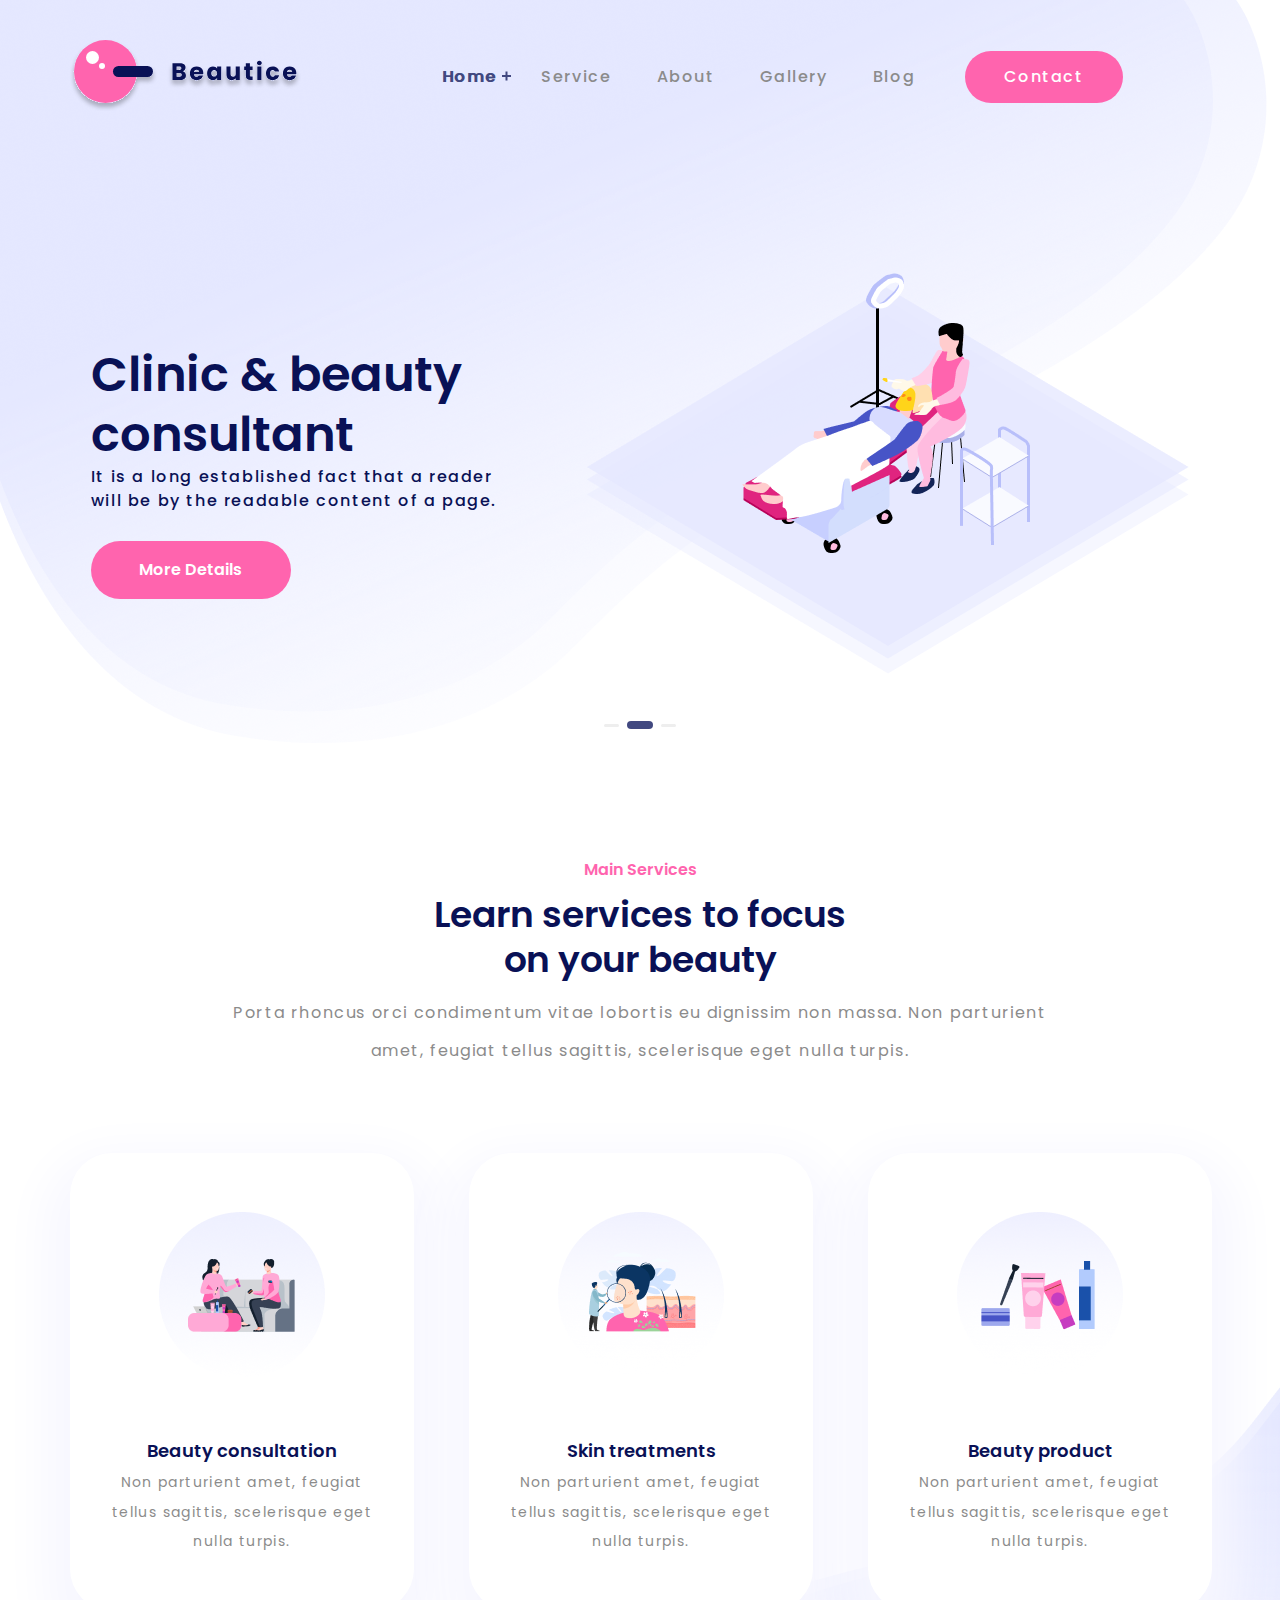
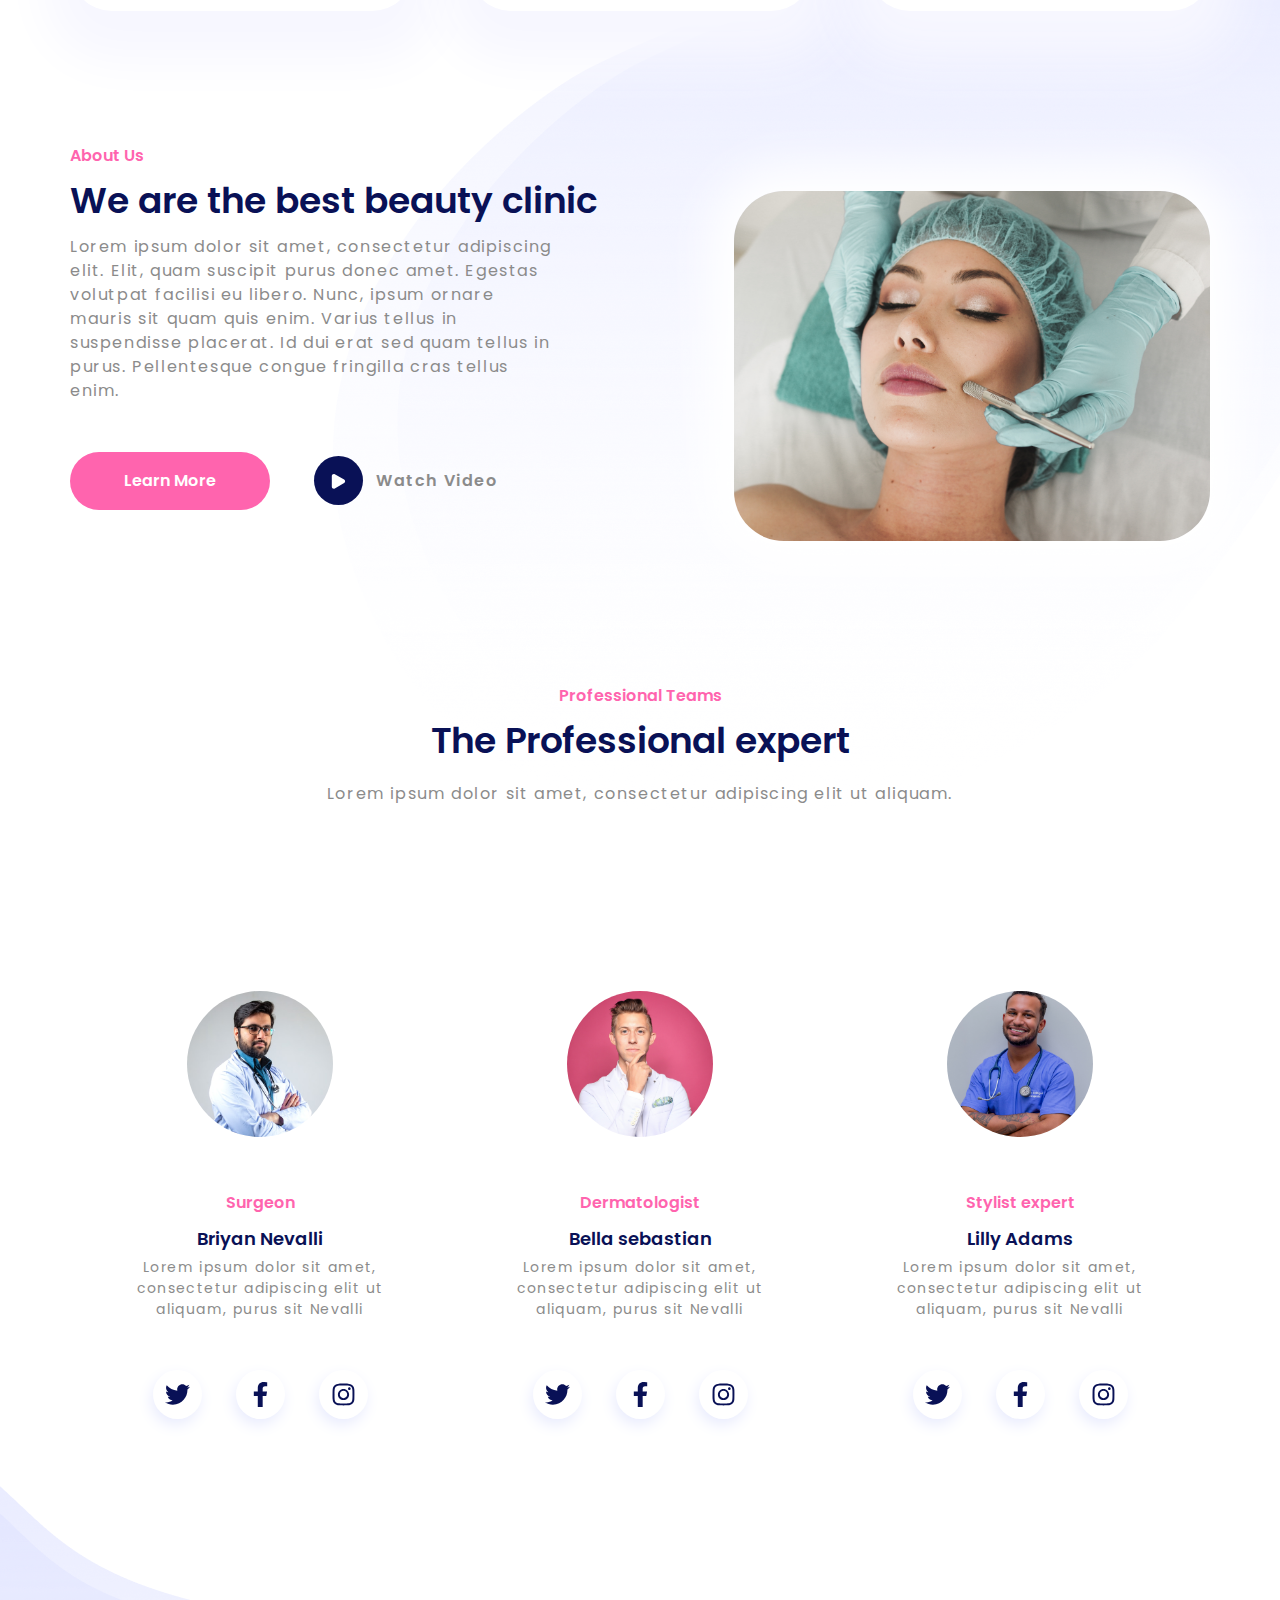
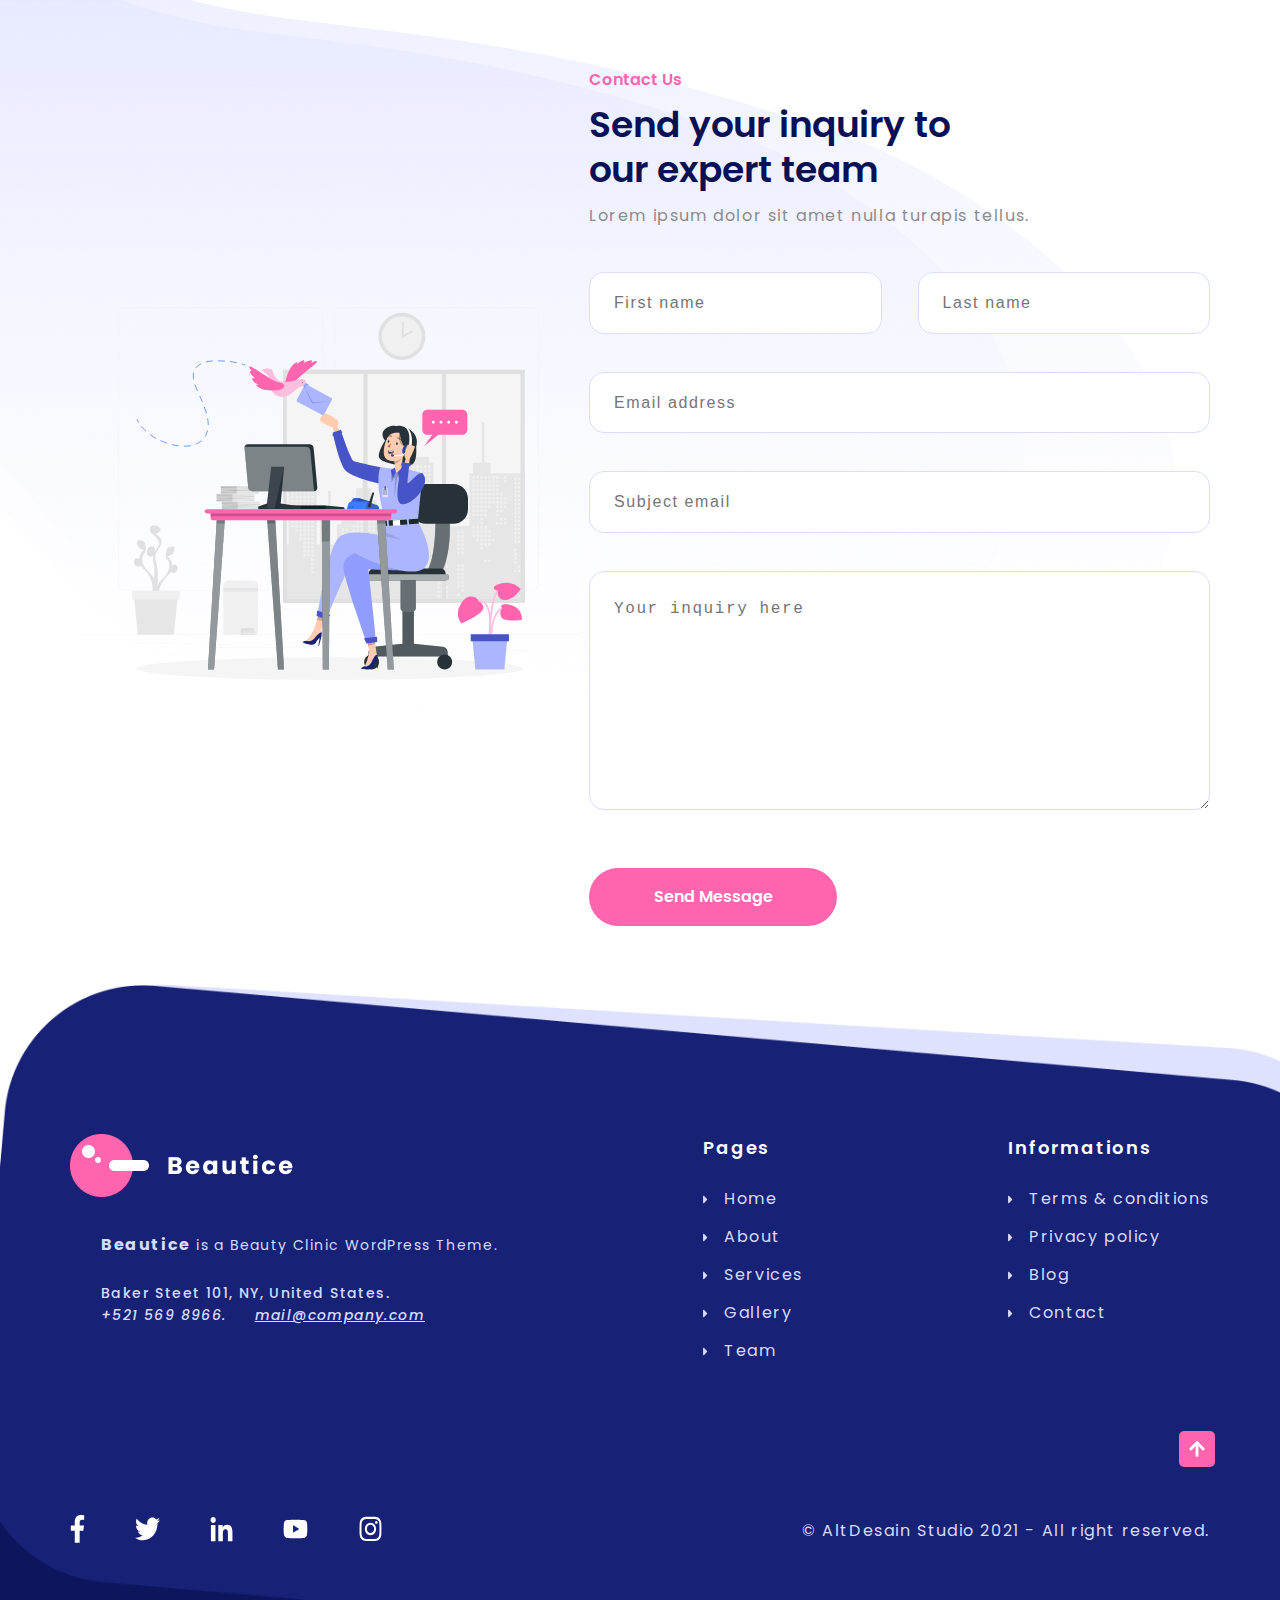
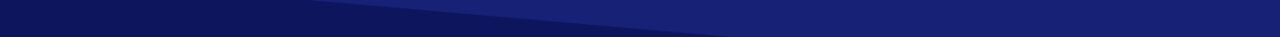
<file: index.html>
<!DOCTYPE html>
<html lang="en">
    <head>
        <meta charset="UTF-8" />
        <meta name="viewport" content="width=device-width, initial-scale=1.0" />
        <title>Clinic & beauty consultant</title>
        <!-- Favicon -->
        <link
            rel="apple-touch-icon"
            sizes="57x57"
            href="./assets/favicon/apple-icon-57x57.png"
        />
        <link
            rel="apple-touch-icon"
            sizes="60x60"
            href="./assets/favicon/apple-icon-60x60.png"
        />
        <link
            rel="apple-touch-icon"
            sizes="72x72"
            href="./assets/favicon/apple-icon-72x72.png"
        />
        <link
            rel="apple-touch-icon"
            sizes="76x76"
            href="./assets/favicon/apple-icon-76x76.png"
        />
        <link
            rel="apple-touch-icon"
            sizes="114x114"
            href="./assets/favicon/apple-icon-114x114.png"
        />
        <link
            rel="apple-touch-icon"
            sizes="120x120"
            href="./assets/favicon/apple-icon-120x120.png"
        />
        <link
            rel="apple-touch-icon"
            sizes="144x144"
            href="./assets/favicon/apple-icon-144x144.png"
        />
        <link
            rel="apple-touch-icon"
            sizes="152x152"
            href="./assets/favicon/apple-icon-152x152.png"
        />
        <link
            rel="apple-touch-icon"
            sizes="180x180"
            href="./assets/favicon/apple-icon-180x180.png"
        />
        <link
            rel="icon"
            type="image/png"
            sizes="192x192"
            href="./assets/favicon/android-icon-192x192.png"
        />
        <link
            rel="icon"
            type="image/png"
            sizes="32x32"
            href="./assets/favicon/favicon-32x32.png"
        />
        <link
            rel="icon"
            type="image/png"
            sizes="96x96"
            href="./assets/favicon/favicon-96x96.png"
        />
        <link
            rel="icon"
            type="image/png"
            sizes="16x16"
            href="./assets/favicon/favicon-16x16.png"
        />
        <link rel="manifest" href="./assets/favicon/manifest.json" />
        <meta name="msapplication-TileColor" content="#ffffff" />
        <meta
            name="msapplication-TileImage"
            content="./assets/favicon/ms-icon-144x144.png"
        />
        <meta name="theme-color" content="#ffffff" />

        <!-- Css -->
        <link rel="stylesheet" href="./assets/css/reset.css" />
        <link rel="preconnect" href="https://fonts.googleapis.com" />
        <link rel="preconnect" href="https://fonts.gstatic.com" crossorigin />
        <link
            href="https://fonts.googleapis.com/css2?family=Poppins:ital,wght@0,400;0,500;0,600;0,700;1,400&family=Sora:wght@300;400;500;600;700&display=swap"
            rel="stylesheet"
        />
        <link rel="stylesheet" href="./assets/css/style.css" />
    </head>
    <body>
        <div class="background-header">
            <img src="./assets/img/background-header.png" alt="Header" />
        </div>
        <header class="header fixed">
            <div class="main-content">
                <div class="body">
                    <a href="#!">
                        <img
                            src="./assets/icon/logo.svg"
                            alt="Beauty"
                            class="logo"
                        />
                    </a>
                    <div class="nav">
                        <ul class="nav-links">
                            <li class="nav-item active">
                                <a href="#">Home</a>
                            </li>
                            <li class="nav-item">
                                <a href="#services">Service</a>
                            </li>
                            <li class="nav-item">
                                <a href="#about">About</a>
                            </li>
                            <li class="nav-item">
                                <a href="#gallery">Gallery</a>
                            </li>
                            <li class="nav-item">
                                <a href="#blog">Blog</a>
                            </li>
                            <li>
                                <a href="#contact" class="btn contact-btn"
                                    >Contact</a
                                >
                            </li>
                        </ul>
                        <!-- <div class="action">
                            <a href="#!" class="btn contact-btn">Contact</a>
                        </div> -->
                    </div>

                    <!-- menu button -->
                    <div class="nav-icons">
                        <div class="nav-icon"></div>
                    </div>
                </div>
            </div>
        </header>
        <main>
            <!-- Hero-->
            <div class="hero">
                <div class="main-content">
                    <div class="body">
                        <!-- Hero Left -->
                        <div class="content-block">
                            <h1 class="heading">Clinic & beauty consultant</h1>
                            <p class="desc">
                                It is a long established fact that a reader will
                                be by the readable content of a page.
                            </p>
                            <div class="more-details">
                                <a href="#!" class="btn">More Details</a>
                            </div>
                        </div>
                        <!-- Hero Right -->
                        <div class="img-block">
                            <img
                                src="./assets/img/hero.png"
                                alt="Clinic & beautyconsultant"
                            />
                        </div>
                    </div>
                    <div class="rectangles">
                        <span class="rectangle"></span>
                        <span class="rectangle active"></span>
                        <span class="rectangle"></span>
                    </div>
                </div>
            </div>

            <!-- Services -->
            <div id="services" class="services">
                <div class="main-content">
                    <div class="service-header">
                        <span class="title">Main Services</span>
                        <h2 class="heading">
                            Learn services to focus
                            <span style="display: block"> on your beauty</span>
                        </h2>
                        <p class="desc">
                            Porta rhoncus orci condimentum vitae lobortis eu
                            dignissim non massa. Non parturient amet, feugiat
                            tellus sagittis, scelerisque eget nulla turpis.
                        </p>
                    </div>
                    <div class="service-body">
                        <div class="service-list">
                            <div class="item">
                                <a href="#!">
                                    <img
                                        src="./assets/img/service_1.png"
                                        alt=""
                                    />
                                </a>
                                <h3 class="heading">Beauty consultation</h3>
                                <p class="desc">
                                    Non parturient amet, feugiat tellus
                                    sagittis, scelerisque eget nulla turpis.
                                </p>
                            </div>

                            <div class="item">
                                <a href="#!">
                                    <img
                                        src="./assets/img/service_2.png"
                                        alt=""
                                    />
                                </a>
                                <h3 class="heading">Skin treatments</h3>
                                <p class="desc">
                                    Non parturient amet, feugiat tellus
                                    sagittis, scelerisque eget nulla turpis.
                                </p>
                            </div>

                            <div class="item">
                                <a href="#!">
                                    <img
                                        src="./assets/img/service_3.png"
                                        alt=""
                                    />
                                </a>
                                <h3 class="heading">Beauty product</h3>
                                <p class="desc">
                                    Non parturient amet, feugiat tellus
                                    sagittis, scelerisque eget nulla turpis.
                                </p>
                            </div>
                        </div>
                    </div>
                </div>
                <div class="background-service">
                    <img src="./assets/img/background-service.png" alt="" />
                </div>
            </div>

            <!-- About -->
            <div id="about" class="about">
                <div class="main-content">
                    <p class="title">About Us</p>
                    <div class="body">
                        <!-- About Left -->
                        <div class="content-block">
                            <h2 class="heading">
                                We are the best beauty clinic
                            </h2>
                            <p class="desc">
                                Lorem ipsum dolor sit amet, consectetur
                                adipiscing elit. Elit, quam suscipit purus donec
                                amet. Egestas volutpat facilisi eu libero. Nunc,
                                ipsum ornare mauris sit quam quis enim. Varius
                                tellus in suspendisse placerat. Id dui erat sed
                                quam tellus in purus. Pellentesque congue
                                fringilla cras tellus enim.
                            </p>
                            <div class="cta-group">
                                <div class="btn">Learn More</div>
                                <div class="icon">
                                    <img
                                        src="./assets/icon/playsvg.svg"
                                        alt=""
                                    />
                                </div>
                                <span>Watch Video</span>
                            </div>
                        </div>
                        <!-- About Right -->
                        <div class="img-block">
                            <img src="./assets/img/about1.jpg" alt="About Us" />
                        </div>
                    </div>
                </div>
            </div>

            <!-- Professional Teams -->
            <div class="professional">
                <div class="main-content">
                    <div class="service-header">
                        <span class="title">Professional Teams</span>
                        <h2 class="heading">The Professional expert</h2>
                        <p class="desc">
                            Lorem ipsum dolor sit amet, consectetur adipiscing
                            elit ut aliquam.
                        </p>
                    </div>
                    <!-- card -->
                    <div class="card-list">
                        <div class="item">
                            <img
                                src="./assets/img/doctor_1.jpg"
                                alt="Doctor"
                                class="doctor"
                            />
                            <p class="title">Surgeon</p>
                            <p class="name">Briyan Nevalli</p>
                            <p class="desc">
                                Lorem ipsum dolor sit amet, consectetur
                                adipiscing elit ut aliquam, purus sit Nevalli
                            </p>
                            <div class="social">
                                <span class="icon">
                                    <img
                                        src="./assets/icon/twitter.svg"
                                        alt=""
                                    />
                                </span>
                                <span class="icon">
                                    <img
                                        src="./assets/icon/facebook.svg"
                                        alt=""
                                    />
                                </span>
                                <span class="icon">
                                    <img src="./assets/icon/ins.svg" alt="" />
                                </span>
                            </div>
                        </div>
                        <div class="item">
                            <img
                                src="./assets/img/doctor_2.jpg"
                                alt="Doctor"
                                class="doctor"
                            />
                            <p class="title">Dermatologist</p>
                            <p class="name">Bella sebastian</p>
                            <p class="desc">
                                Lorem ipsum dolor sit amet, consectetur
                                adipiscing elit ut aliquam, purus sit Nevalli
                            </p>
                            <div class="social">
                                <span class="icon">
                                    <img
                                        src="./assets/icon/twitter.svg"
                                        alt=""
                                    />
                                </span>
                                <span class="icon">
                                    <img
                                        src="./assets/icon/facebook.svg"
                                        alt=""
                                    />
                                </span>
                                <span class="icon">
                                    <img src="./assets/icon/ins.svg" alt="" />
                                </span>
                            </div>
                        </div>
                        <div class="item">
                            <img
                                src="./assets/img/doctor_3.jpg"
                                alt="Doctor"
                                class="doctor"
                            />
                            <p class="title">Stylist expert</p>
                            <p class="name">Lilly Adams</p>
                            <p class="desc">
                                Lorem ipsum dolor sit amet, consectetur
                                adipiscing elit ut aliquam, purus sit Nevalli
                            </p>
                            <div class="social">
                                <span class="icon">
                                    <img
                                        src="./assets/icon/twitter.svg"
                                        alt=""
                                    />
                                </span>
                                <span class="icon">
                                    <img
                                        src="./assets/icon/facebook.svg"
                                        alt=""
                                    />
                                </span>
                                <span class="icon">
                                    <img src="./assets/icon/ins.svg" alt="" />
                                </span>
                            </div>
                        </div>
                    </div>
                </div>
            </div>

            <!-- Contact Us -->
            <div id="contact" class="contact">
                <div class="background-contact">
                    <img src="./assets/img/background-contact.png" alt="" />
                </div>
                <div class="main-content">
                    <div class="body">
                        <div class="img-block">
                            <img src="assets/icon/contact.svg" alt="" />
                        </div>
                        <div class="content-block">
                            <p class="title">Contact Us</p>
                            <h2 class="heading">
                                Send your inquiry to our expert team
                            </h2>
                            <p class="desc">
                                Lorem ipsum dolor sit amet nulla turapis tellus.
                            </p>
                            <form action="#!">
                                <div class="name">
                                    <input
                                        type="text"
                                        placeholder="First name"
                                        class="last-name"
                                    />
                                    <input
                                        type="text"
                                        placeholder="Last name"
                                        class="last-name"
                                    />
                                </div>
                                <div class="email">
                                    <input
                                        type="text"
                                        placeholder="Email address"
                                    />
                                </div>
                                <div class="email">
                                    <input
                                        type="text"
                                        placeholder="Subject email"
                                    />
                                </div>
                                <div class="request">
                                    <textarea
                                        rows="4"
                                        cols="100s"
                                        name="comment"
                                        form="usrform"
                                        placeholder="Your inquiry here"
                                    ></textarea>
                                </div>
                                <div class="">
                                    <a href="#!" class="btn btn-sent"
                                        >Send Message</a
                                    >
                                </div>
                            </form>
                        </div>
                    </div>
                </div>
            </div>

            <!-- Footer -->
            <footer class="footer">
                <div class="background-footer">
                    <div class="background-footer-2"></div>
                    <div class="main-content">
                        <div class="bodyy">
                            <div class="body">
                                <div class="logo-footer">
                                    <a href="#!">
                                        <img
                                            src="./assets/img/footer-logo.png"
                                            alt="footer"
                                        />
                                    </a>
                                    <div class="content-footer">
                                        <p class="title">
                                            <strong>Beautice</strong> is a
                                            Beauty Clinic WordPress Theme.
                                        </p>
                                        <p class="desc">
                                            Baker Steet 101, NY, United States.
                                        </p>
                                        <div class="contact-footer">
                                            <p class="phone">+521 569 8966.</p>
                                            <p class="mail">mail@company.com</p>
                                        </div>
                                    </div>
                                </div>
                                <!-- Page -->
                                <div class="pages">
                                    <span>Pages</span>
                                    <ul class="page-list">
                                        <li>
                                            <span
                                                ><img
                                                    src="./assets/icon/play-footer.svg"
                                                    alt=""
                                            /></span>
                                            <a href="">Home</a>
                                        </li>
                                        <li>
                                            <span
                                                ><img
                                                    src="./assets/icon/play-footer.svg"
                                                    alt=""
                                            /></span>
                                            <a href="">About</a>
                                        </li>
                                        <li>
                                            <span
                                                ><img
                                                    src="./assets/icon/play-footer.svg"
                                                    alt=""
                                            /></span>
                                            <a href="">Services</a>
                                        </li>
                                        <li>
                                            <span
                                                ><img
                                                    src="./assets/icon/play-footer.svg"
                                                    alt=""
                                            /></span>
                                            <a href="">Gallery</a>
                                        </li>
                                        <li>
                                            <span
                                                ><img
                                                    src="./assets/icon/play-footer.svg"
                                                    alt=""
                                            /></span>
                                            <a href="">Team</a>
                                        </li>
                                    </ul>
                                </div>

                                <!-- Informations -->
                                <div class="pages">
                                    <span>Informations</span>
                                    <ul class="page-list">
                                        <li>
                                            <span
                                                ><img
                                                    src="./assets/icon/play-footer.svg"
                                                    alt=""
                                            /></span>
                                            <a href="">Terms & conditions</a>
                                        </li>
                                        <li>
                                            <span
                                                ><img
                                                    src="./assets/icon/play-footer.svg"
                                                    alt=""
                                            /></span>
                                            <a href="">Privacy policy</a>
                                        </li>
                                        <li>
                                            <span
                                                ><img
                                                    src="./assets/icon/play-footer.svg"
                                                    alt=""
                                            /></span>
                                            <a href="">Blog</a>
                                        </li>
                                        <li>
                                            <span
                                                ><img
                                                    src="./assets/icon/play-footer.svg"
                                                    alt=""
                                            /></span>
                                            <a href="">Contact</a>
                                        </li>
                                    </ul>
                                </div>
                            </div>
                            <div class="footer-footer">
                                <div class="socials">
                                    <a href="#!"
                                        ><img
                                            src="./assets/icon/ft-face.svg"
                                            alt=""
                                    /></a>
                                    <a href="#!"
                                        ><img
                                            src="./assets/icon/ft-twitter.svg"
                                    /></a>
                                    <a href="#!"
                                        ><img
                                            src="./assets/icon/ft-linked.svg"
                                            alt=""
                                    /></a>
                                    <a href="#!"
                                        ><img
                                            src="./assets/icon/ft-you.svg"
                                            alt=""
                                    /></a>
                                    <a href="#!"
                                        ><img
                                            src="./assets/icon/ft-ins.svg"
                                            alt=""
                                    /></a>
                                </div>
                                <span class="copy-right">
                                    © AltDesain Studio 2021 - All right
                                    reserved.
                                </span>
                            </div>
                        </div>
                    </div>
                    <a href="#">
                        <div class="arrow-btn">
                            <img src="./assets/icon/arrow-up.svg" alt="" />
                        </div>
                    </a>
                </div>
            </footer>

            <!-- Footer tablet mobile -->
            <footer class="footer-mb">
                <div class="main-content">
                    <div class="bodyy">
                        <div class="body">
                            <div class="logo-footer">
                                <a href="#!">
                                    <img
                                        src="./assets/img/footer-logo.png"
                                        alt="footer"
                                    />
                                </a>
                                <div class="content-footer">
                                    <p class="title">
                                        <strong>Beautice</strong> is a Beauty
                                        Clinic WordPress Theme.
                                    </p>
                                    <p class="desc">
                                        Baker Steet 101, NY, United States.
                                    </p>
                                </div>
                                <div class="footer-footer">
                                    <div class="socials">
                                        <a href="#!">
                                            <img
                                                src="./assets/icon/ft-face.svg"
                                                alt=""
                                            />
                                        </a>
                                        <a href="#!">
                                            <img
                                                src="./assets/icon/ft-twitter.svg"
                                                alt=""
                                            />
                                        </a>
                                        <a href="#!">
                                            <img
                                                src="./assets/icon/ft-linked.svg"
                                                alt=""
                                            />
                                        </a>
                                        <a href="#!">
                                            <img
                                                src="./assets/icon/ft-you.svg"
                                                alt=""
                                            />
                                        </a>
                                        <a href="#!">
                                            <img
                                                src="./assets/icon/ft-ins.svg"
                                                alt=""
                                            />
                                        </a>
                                    </div>
                                </div>
                            </div>
                            <!-- Page -->
                            <div class="pagess">
                                <div class="pages">
                                    <span>Pages</span>
                                    <ul class="page-list">
                                        <li>
                                            <span
                                                ><img
                                                    src="./assets/icon/play-footer.svg"
                                                    alt=""
                                            /></span>
                                            <a href="">Home</a>
                                        </li>
                                        <li>
                                            <span
                                                ><img
                                                    src="./assets/icon/play-footer.svg"
                                                    alt=""
                                            /></span>
                                            <a href="">About</a>
                                        </li>
                                        <li>
                                            <span
                                                ><img
                                                    src="./assets/icon/play-footer.svg"
                                                    alt=""
                                            /></span>
                                            <a href="">Services</a>
                                        </li>
                                        <li>
                                            <span
                                                ><img
                                                    src="./assets/icon/play-footer.svg"
                                                    alt=""
                                            /></span>
                                            <a href="">Gallery</a>
                                        </li>
                                        <li>
                                            <span
                                                ><img
                                                    src="./assets/icon/play-footer.svg"
                                                    alt=""
                                            /></span>
                                            <a href="">Team</a>
                                        </li>
                                    </ul>
                                </div>

                                <!-- Informations -->
                                <div class="pages">
                                    <span>Informations</span>
                                    <ul class="page-list">
                                        <li>
                                            <span
                                                ><img
                                                    src="./assets/icon/play-footer.svg"
                                                    alt=""
                                            /></span>
                                            <a href="">Terms & conditions</a>
                                        </li>
                                        <li>
                                            <span
                                                ><img
                                                    src="./assets/icon/play-footer.svg"
                                                    alt=""
                                            /></span>
                                            <a href="">Privacy policy</a>
                                        </li>
                                        <li>
                                            <span
                                                ><img
                                                    src="./assets/icon/play-footer.svg"
                                                    alt=""
                                            /></span>
                                            <a href="">Blog</a>
                                        </li>
                                        <li>
                                            <span
                                                ><img
                                                    src="./assets/icon/play-footer.svg"
                                                    alt=""
                                            /></span>
                                            <a href="">Contact</a>
                                        </li>
                                    </ul>
                                </div>
                            </div>
                        </div>
                    </div>
                </div>
                <hr />
                <p class="copy-right">
                    © AltDesain Studio 2021 - All right reserved.
                </p>
            </footer>
        </main>
    </body>
    <script src="./assets/js/main.js"></script>
</html>
</file>
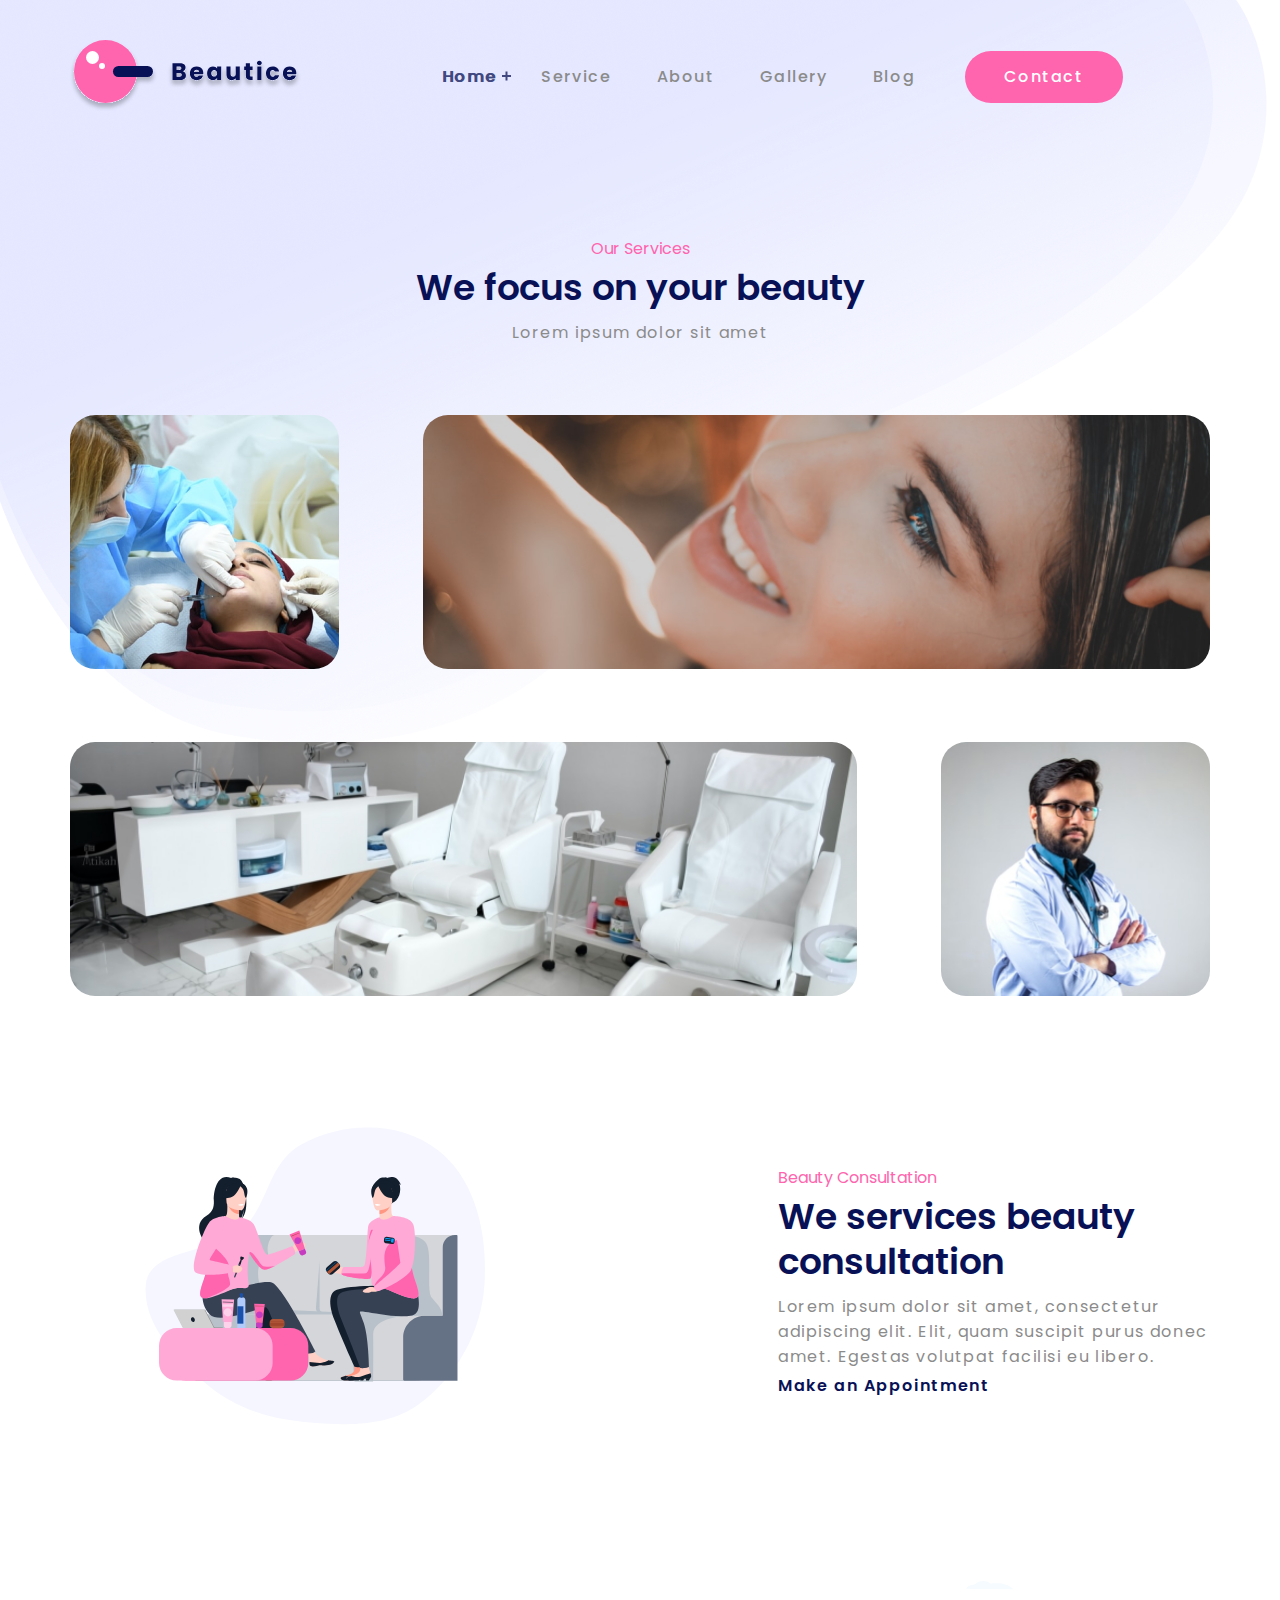
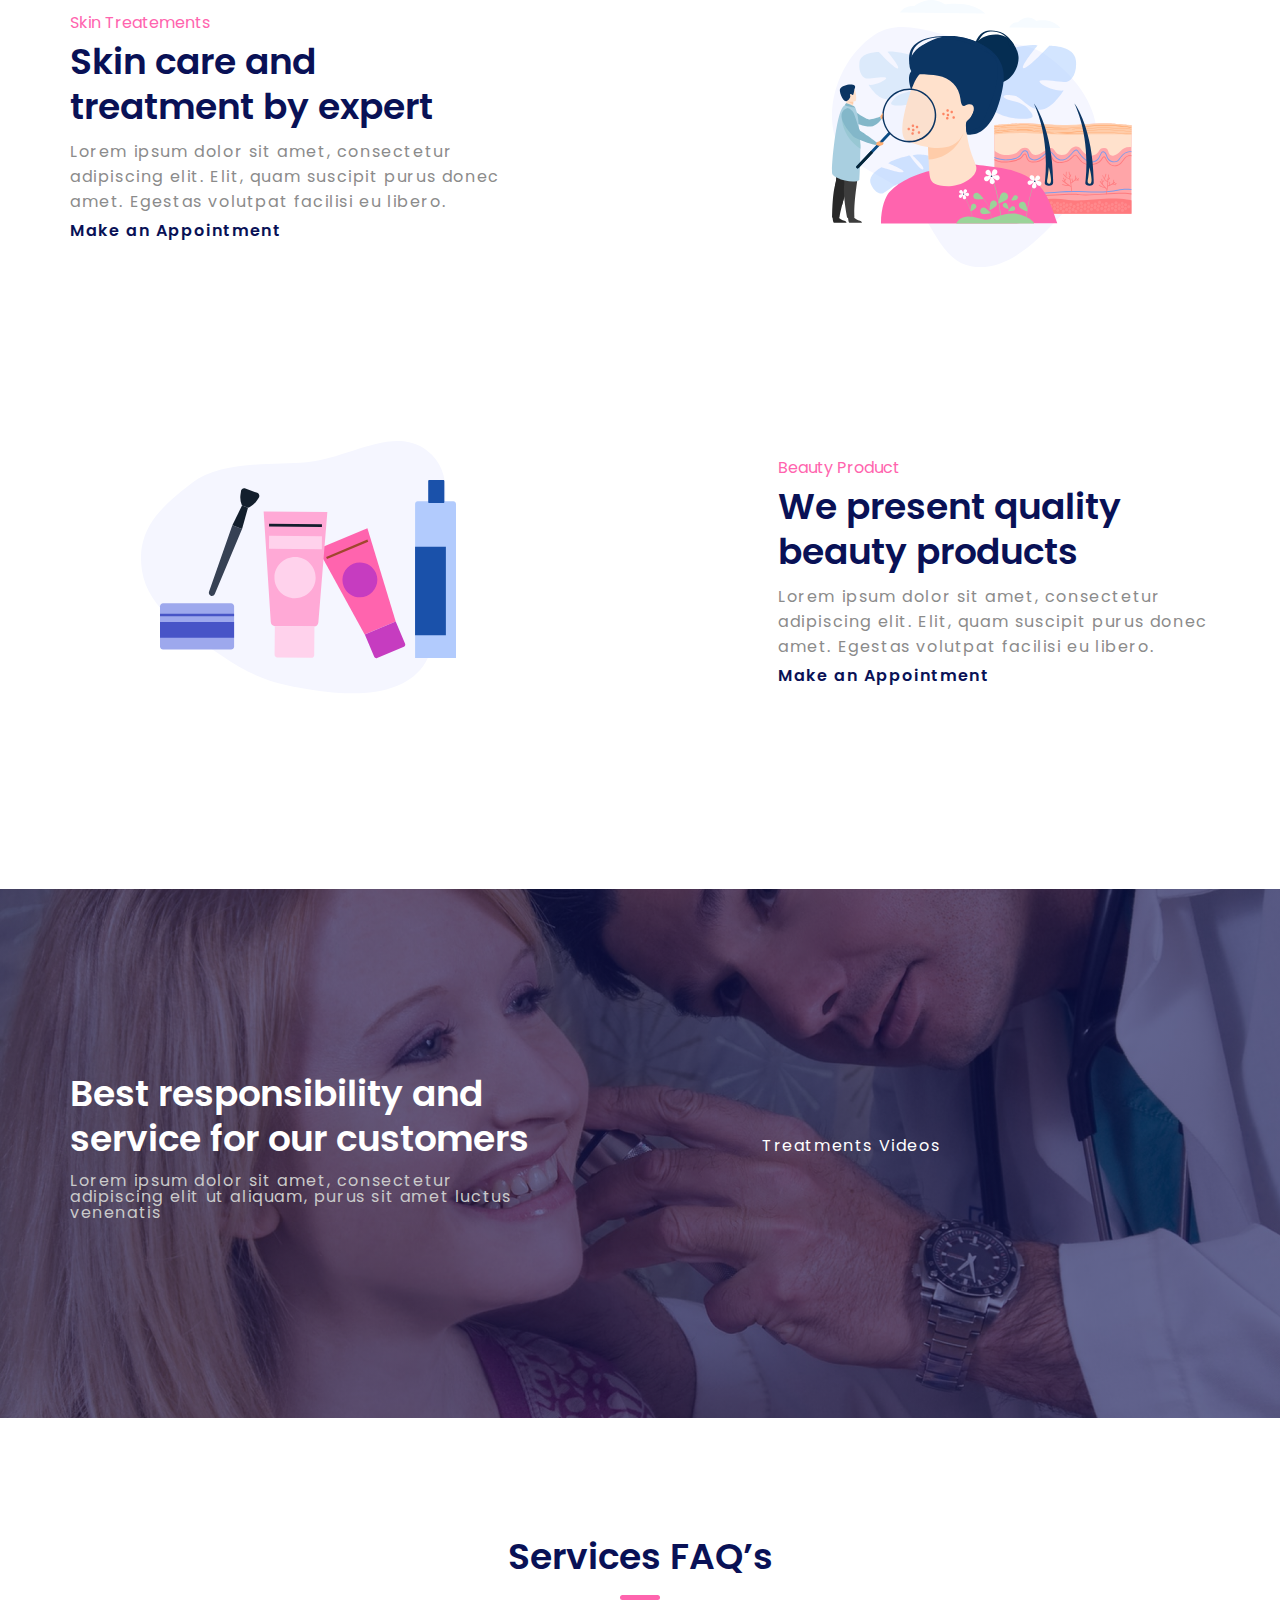
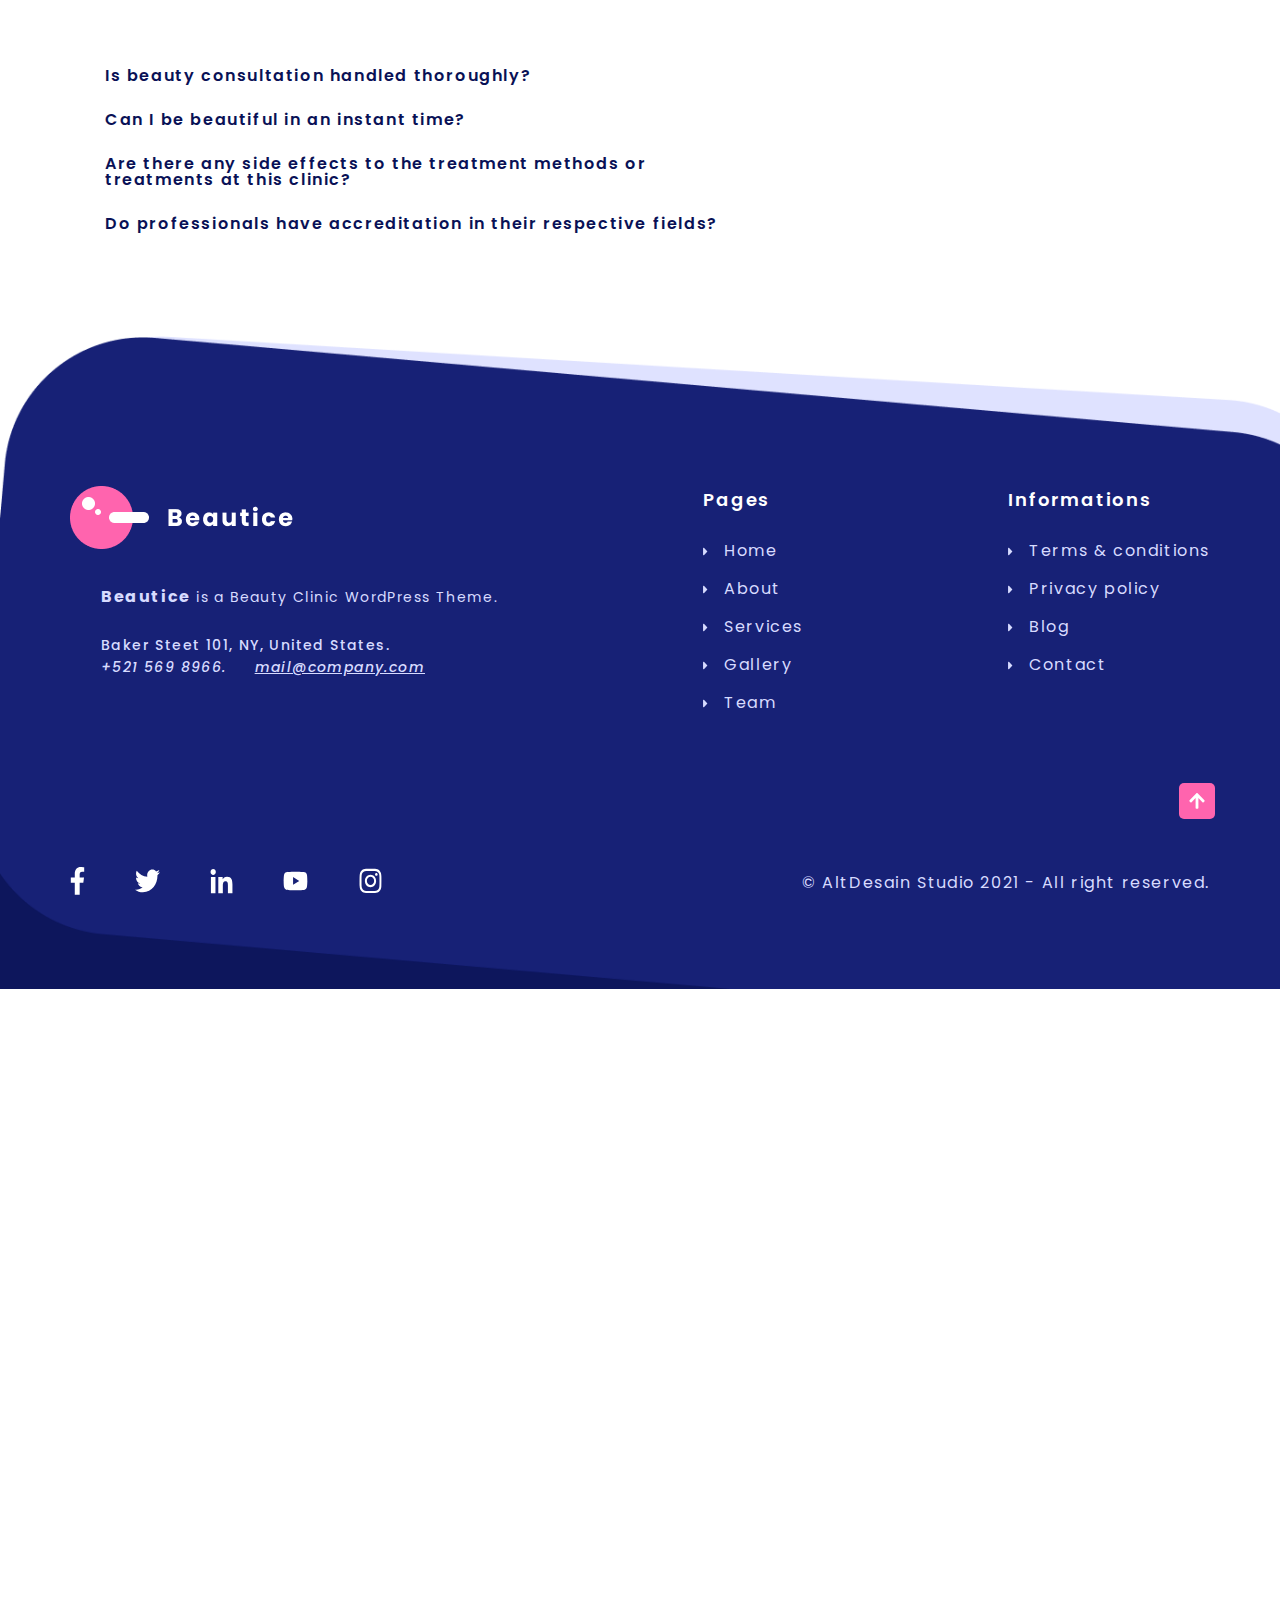
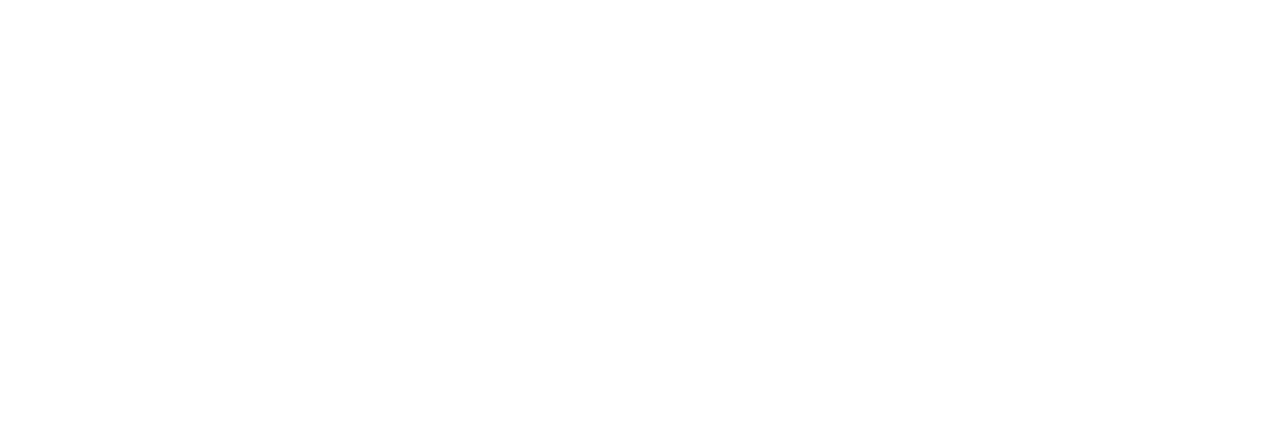
<file: service.html>
<!DOCTYPE html>
<html lang="en">
    <head>
        <meta charset="UTF-8" />
        <meta name="viewport" content="width=device-width, initial-scale=1.0" />
        <title>Clinic & beauty consultant</title>
        <!-- Favicon -->
        <link
            rel="apple-touch-icon"
            sizes="57x57"
            href="./assets/favicon/apple-icon-57x57.png"
        />
        <link
            rel="apple-touch-icon"
            sizes="60x60"
            href="./assets/favicon/apple-icon-60x60.png"
        />
        <link
            rel="apple-touch-icon"
            sizes="72x72"
            href="./assets/favicon/apple-icon-72x72.png"
        />
        <link
            rel="apple-touch-icon"
            sizes="76x76"
            href="./assets/favicon/apple-icon-76x76.png"
        />
        <link
            rel="apple-touch-icon"
            sizes="114x114"
            href="./assets/favicon/apple-icon-114x114.png"
        />
        <link
            rel="apple-touch-icon"
            sizes="120x120"
            href="./assets/favicon/apple-icon-120x120.png"
        />
        <link
            rel="apple-touch-icon"
            sizes="144x144"
            href="./assets/favicon/apple-icon-144x144.png"
        />
        <link
            rel="apple-touch-icon"
            sizes="152x152"
            href="./assets/favicon/apple-icon-152x152.png"
        />
        <link
            rel="apple-touch-icon"
            sizes="180x180"
            href="./assets/favicon/apple-icon-180x180.png"
        />
        <link
            rel="icon"
            type="image/png"
            sizes="192x192"
            href="./assets/favicon/android-icon-192x192.png"
        />
        <link
            rel="icon"
            type="image/png"
            sizes="32x32"
            href="./assets/favicon/favicon-32x32.png"
        />
        <link
            rel="icon"
            type="image/png"
            sizes="96x96"
            href="./assets/favicon/favicon-96x96.png"
        />
        <link
            rel="icon"
            type="image/png"
            sizes="16x16"
            href="./assets/favicon/favicon-16x16.png"
        />
        <link rel="manifest" href="./assets/favicon/manifest.json" />
        <meta name="msapplication-TileColor" content="#ffffff" />
        <meta
            name="msapplication-TileImage"
            content="./assets/favicon/ms-icon-144x144.png"
        />
        <meta name="theme-color" content="#ffffff" />

        <!-- Css -->
        <link rel="stylesheet" href="./assets/css/reset.css" />
        <link rel="preconnect" href="https://fonts.googleapis.com" />
        <link rel="preconnect" href="https://fonts.gstatic.com" crossorigin />
        <link
            href="https://fonts.googleapis.com/css2?family=Poppins:ital,wght@0,400;0,500;0,600;0,700;1,400&family=Sora:wght@300;400;500;600;700&display=swap"
            rel="stylesheet"
        />
        <link rel="stylesheet" href="./assets/css/style.css" />
        <link rel="stylesheet" href="./assets/css/scss/service.css" />
        <link rel="stylesheet" href="./assets/css/scss/about.css" />

        <!-- Icon -->
        <link
            rel="stylesheet"
            href="https://cdnjs.cloudflare.com/ajax/libs/font-awesome/6.4.0/css/all.min.css"
            integrity="sha512-iecdLmaskl7CVkqkXNQ/ZH/XLlvWZOJyj7Yy7tcenmpD1ypASozpmT/E0iPtmFIB46ZmdtAc9eNBvH0H/ZpiBw=="
            crossorigin="anonymous"
            referrerpolicy="no-referrer"
        />
    </head>
    <body>
        <div class="background-header">
            <img src="./assets/img/background-header.png" alt="Header" />
        </div>
        <header class="header fixed">
            <div class="main-content">
                <div class="body">
                    <a href="#!">
                        <img
                            src="./assets/icon/logo.svg"
                            alt="Beauty"
                            class="logo"
                        />
                    </a>
                    <div class="nav">
                        <ul class="nav-links">
                            <li class="nav-item active">
                                <a href="#">Home</a>
                            </li>
                            <li class="nav-item">
                                <a href="#services">Service</a>
                            </li>
                            <li class="nav-item">
                                <a href="#about">About</a>
                            </li>
                            <li class="nav-item">
                                <a href="#gallery">Gallery</a>
                            </li>
                            <li class="nav-item">
                                <a href="#blog">Blog</a>
                            </li>
                            <li>
                                <a href="#contact" class="btn contact-btn"
                                    >Contact</a
                                >
                            </li>
                        </ul>
                        <!-- <div class="action">
                            <a href="#!" class="btn contact-btn">Contact</a>
                        </div> -->
                    </div>

                    <!-- menu button -->
                    <div class="nav-icons">
                        <div class="nav-icon"></div>
                    </div>
                </div>
            </div>
        </header>
        <main style="height: 5000px">
            <div class="section__service">
                <div class="main-content">
                    <div class="service__content">
                        <p class="service__title">Our Services</p>
                        <h2 class="service__heading">
                            We focus on your beauty
                        </h2>
                        <p class="service__desc">Lorem ipsum dolor sit amet</p>
                    </div>
                    <div class="service__image">
                        <div class="service__image--small">
                            <img
                                src="./assets/img/services/service-01.png"
                                alt=""
                            />
                        </div>
                        <div class="service__image--big">
                            <img
                                src="./assets/img/services/service-02.png"
                                alt=""
                            />
                        </div>
                    </div>
                    <div class="service__image reverse">
                        <div class="service__image--small">
                            <img
                                src="./assets/img/services/service-04.png"
                                alt=""
                            />
                        </div>
                        <div class="service__image--big">
                            <img
                                src="./assets/img/services/service-03.png"
                                alt=""
                            />
                        </div>
                    </div>
                </div>
            </div>

            <!-- Beauty -->
            <div class="our">
                <div class="main-content">
                    <div class="body">
                        <div class="our__img">
                            <img
                                src="./assets/img/services/beauty-01.svg"
                                alt=""
                            />
                        </div>
                        <div class="our__content">
                            <span class="our__title">Beauty Consultation</span>
                            <h2 class="our__heading">
                                We services beauty consultation
                            </h2>
                            <p class="our__desc">
                                Lorem ipsum dolor sit amet, consectetur
                                adipiscing elit. Elit, quam suscipit purus donec
                                amet. Egestas volutpat facilisi eu libero.
                            </p>
                            <div class="cta">
                                <p class="cta__title">Make an Appointment</p>
                                <span class="cta__icon"
                                    ><i class="fa-solid fa-angles-right"></i
                                ></span>
                            </div>
                        </div>
                    </div>

                    <div class="body reverse">
                        <div class="our__img">
                            <img
                                src="./assets/img/services/beauty-02.svg"
                                alt=""
                            />
                        </div>
                        <div class="our__content">
                            <span class="our__title">Skin Treatements</span>
                            <h2 class="our__heading">
                                Skin care and treatment by expert
                            </h2>
                            <p class="our__desc">
                                Lorem ipsum dolor sit amet, consectetur
                                adipiscing elit. Elit, quam suscipit purus donec
                                amet. Egestas volutpat facilisi eu libero.
                            </p>
                            <div class="cta">
                                <p class="cta__title">Make an Appointment</p>
                                <span class="cta__icon"
                                    ><i class="fa-solid fa-angles-right"></i
                                ></span>
                            </div>
                        </div>
                    </div>

                    <div class="body reverse">
                        <div class="our__content">
                            <span class="our__title">Beauty Product</span>
                            <h2 class="our__heading">
                                We present quality beauty products
                            </h2>
                            <p class="our__desc">
                                Lorem ipsum dolor sit amet, consectetur
                                adipiscing elit. Elit, quam suscipit purus donec
                                amet. Egestas volutpat facilisi eu libero.
                            </p>
                            <div class="cta">
                                <p class="cta__title">Make an Appointment</p>
                                <span class="cta__icon"
                                    ><i class="fa-solid fa-angles-right"></i
                                ></span>
                            </div>
                        </div>
                        <div class="our__img">
                            <img
                                src="./assets/img/services/beauty-03.svg"
                                alt=""
                            />
                        </div>
                    </div>
                </div>
            </div>

            <!-- Slogan -->
            <div class="slogans">
                <div class="slogans__bg">
                    <div class="main-content">
                        <div class="slogans__container">
                            <div class="slogans__content">
                                <h2 class="slogans__heading">
                                    Best responsibility and service for our
                                    customers
                                </h2>
                                <p class="slogans__desc">
                                    Lorem ipsum dolor sit amet, consectetur
                                    adipiscing elit ut aliquam, purus sit amet
                                    luctus venenatis
                                </p>
                            </div>
                            <div class="slogans__vid">
                                <div class="slogans__vid--icon">
                                    <i class="fa-regular fa-circle-play"></i>
                                </div>
                                <div class="slogans__vid--title">
                                    Treatments Videos
                                </div>
                            </div>
                        </div>
                    </div>
                </div>
            </div>

            <!-- Service FAQ -->
            <div class="question">
                <div class="main-content">
                    <p class="question__title">Services FAQ’s</p>
                    <div class="question__container">
                        <div class="question__block">
                            <p class="question__sub-title">
                                Is beauty consultation handled thoroughly?
                            </p>
                            <span
                                ><i
                                    class="question__icon fa-solid fa-angle-up"
                                ></i
                            ></span>
                        </div>
                        <div class="questicon__content">
                            <p class="question__desc question__desc--open">
                                Hieepj Lorem ipsum dolor sit amet, consectetur
                                adipiscing elit ut aliquam, purus sit amet
                                luctus venenatis, lectus magna fringilla urna
                                <br />
                                <br />
                                porttitor rhoncus dolor purus non enim praesent
                                elementum facilisis leo, vel fringilla est
                                ullamcorper eget nulla
                            </p>
                        </div>
                    </div>

                    <div class="question__container">
                        <div class="question__block">
                            <p class="question__sub-title">
                                Can I be beautiful in an instant time?
                            </p>
                            <span
                                ><i
                                    class="question__icon fa-solid fa-angle-up"
                                ></i
                            ></span>
                        </div>
                        <div class="questicon__content">
                            <p class="question__desc">
                                Lorem ipsum dolor sit amet, consectetur
                                adipiscing elit ut aliquam, purus sit amet
                                luctus venenatis, lectus magna fringilla urna
                                <br />
                                <br />
                                porttitor rhoncus dolor purus non enim praesent
                                elementum facilisis leo, vel fringilla est
                                ullamcorper eget nulla
                            </p>
                        </div>
                    </div>

                    <div class="question__container">
                        <div class="question__block">
                            <p class="question__sub-title">
                                Are there any side effects to the treatment
                                methods or treatments at this clinic?
                            </p>
                            <span
                                ><i
                                    class="question__icon fa-solid fa-angle-up"
                                ></i
                            ></span>
                        </div>
                        <div class="questicon__content">
                            <p class="question__desc">
                                Lorem ipsum dolor sit amet, consectetur
                                adipiscing elit ut aliquam, purus sit amet
                                luctus venenatis, lectus magna fringilla urna
                                <br />
                                <br />
                                porttitor rhoncus dolor purus non enim praesent
                                elementum facilisis leo, vel fringilla est
                                ullamcorper eget nulla
                            </p>
                        </div>
                    </div>

                    <div class="question__container">
                        <div class="question__block">
                            <p class="question__sub-title">
                                Do professionals have accreditation in their
                                respective fields?
                            </p>
                            <span
                                ><i
                                    class="question__icon fa-solid fa-angle-up"
                                ></i
                            ></span>
                        </div>
                        <div class="questicon__content">
                            <p class="question__desc">
                                Lorem ipsum dolor sit amet, consectetur
                                adipiscing elit ut aliquam, purus sit amet
                                luctus venenatis, lectus magna fringilla urna
                                <br />
                                <br />
                                porttitor rhoncus dolor purus non enim praesent
                                elementum facilisis leo, vel fringilla est
                                ullamcorper eget nulla
                            </p>
                        </div>
                    </div>
                </div>
            </div>

            <!-- Footer -->
            <footer class="footer">
                <div class="background-footer">
                    <div class="background-footer-2"></div>
                    <div class="main-content">
                        <div class="bodyy">
                            <div class="body">
                                <div class="logo-footer">
                                    <a href="#!">
                                        <img
                                            src="./assets/img/footer-logo.png"
                                            alt="footer"
                                        />
                                    </a>
                                    <div class="content-footer">
                                        <p class="title">
                                            <strong>Beautice</strong> is a
                                            Beauty Clinic WordPress Theme.
                                        </p>
                                        <p class="desc">
                                            Baker Steet 101, NY, United States.
                                        </p>
                                        <div class="contact-footer">
                                            <p class="phone">+521 569 8966.</p>
                                            <p class="mail">mail@company.com</p>
                                        </div>
                                    </div>
                                </div>
                                <!-- Page -->
                                <div class="pages">
                                    <span>Pages</span>
                                    <ul class="page-list">
                                        <li>
                                            <span
                                                ><img
                                                    src="./assets/icon/play-footer.svg"
                                                    alt=""
                                            /></span>
                                            <a href="">Home</a>
                                        </li>
                                        <li>
                                            <span
                                                ><img
                                                    src="./assets/icon/play-footer.svg"
                                                    alt=""
                                            /></span>
                                            <a href="">About</a>
                                        </li>
                                        <li>
                                            <span
                                                ><img
                                                    src="./assets/icon/play-footer.svg"
                                                    alt=""
                                            /></span>
                                            <a href="">Services</a>
                                        </li>
                                        <li>
                                            <span
                                                ><img
                                                    src="./assets/icon/play-footer.svg"
                                                    alt=""
                                            /></span>
                                            <a href="">Gallery</a>
                                        </li>
                                        <li>
                                            <span
                                                ><img
                                                    src="./assets/icon/play-footer.svg"
                                                    alt=""
                                            /></span>
                                            <a href="">Team</a>
                                        </li>
                                    </ul>
                                </div>

                                <!-- Informations -->
                                <div class="pages">
                                    <span>Informations</span>
                                    <ul class="page-list">
                                        <li>
                                            <span
                                                ><img
                                                    src="./assets/icon/play-footer.svg"
                                                    alt=""
                                            /></span>
                                            <a href="">Terms & conditions</a>
                                        </li>
                                        <li>
                                            <span
                                                ><img
                                                    src="./assets/icon/play-footer.svg"
                                                    alt=""
                                            /></span>
                                            <a href="">Privacy policy</a>
                                        </li>
                                        <li>
                                            <span
                                                ><img
                                                    src="./assets/icon/play-footer.svg"
                                                    alt=""
                                            /></span>
                                            <a href="">Blog</a>
                                        </li>
                                        <li>
                                            <span
                                                ><img
                                                    src="./assets/icon/play-footer.svg"
                                                    alt=""
                                            /></span>
                                            <a href="">Contact</a>
                                        </li>
                                    </ul>
                                </div>
                            </div>
                            <div class="footer-footer">
                                <div class="socials">
                                    <a href="#!"
                                        ><img
                                            src="./assets/icon/ft-face.svg"
                                            alt=""
                                    /></a>
                                    <a href="#!"
                                        ><img
                                            src="./assets/icon/ft-twitter.svg"
                                    /></a>
                                    <a href="#!"
                                        ><img
                                            src="./assets/icon/ft-linked.svg"
                                            alt=""
                                    /></a>
                                    <a href="#!"
                                        ><img
                                            src="./assets/icon/ft-you.svg"
                                            alt=""
                                    /></a>
                                    <a href="#!"
                                        ><img
                                            src="./assets/icon/ft-ins.svg"
                                            alt=""
                                    /></a>
                                </div>
                                <span class="copy-right">
                                    © AltDesain Studio 2021 - All right
                                    reserved.
                                </span>
                            </div>
                        </div>
                    </div>
                </div>

                <a href="#">
                    <div class="arrow-btn">
                        <img src="./assets/icon/arrow-up.svg" alt="" />
                    </div>
                </a>
            </footer>

            <!-- Footer tablet mobile -->
            <footer class="footer-mb">
                <div class="main-content">
                    <div class="bodyy">
                        <div class="body">
                            <div class="logo-footer">
                                <a href="#!">
                                    <img
                                        src="./assets/img/footer-logo.png"
                                        alt="footer"
                                    />
                                </a>
                                <div class="content-footer">
                                    <p class="title">
                                        <strong>Beautice</strong> is a Beauty
                                        Clinic WordPress Theme.
                                    </p>
                                    <p class="desc">
                                        Baker Steet 101, NY, United States.
                                    </p>
                                </div>
                                <div class="footer-footer">
                                    <div class="socials">
                                        <a href="#!">
                                            <img
                                                src="./assets/icon/ft-face.svg"
                                                alt=""
                                            />
                                        </a>
                                        <a href="#!">
                                            <img
                                                src="./assets/icon/ft-twitter.svg"
                                                alt=""
                                            />
                                        </a>
                                        <a href="#!">
                                            <img
                                                src="./assets/icon/ft-linked.svg"
                                                alt=""
                                            />
                                        </a>
                                        <a href="#!">
                                            <img
                                                src="./assets/icon/ft-you.svg"
                                                alt=""
                                            />
                                        </a>
                                        <a href="#!">
                                            <img
                                                src="./assets/icon/ft-ins.svg"
                                                alt=""
                                            />
                                        </a>
                                    </div>
                                </div>
                            </div>
                            <!-- Page -->
                            <div class="pagess">
                                <div class="pages">
                                    <span>Pages</span>
                                    <ul class="page-list">
                                        <li>
                                            <span
                                                ><img
                                                    src="./assets/icon/play-footer.svg"
                                                    alt=""
                                            /></span>
                                            <a href="">Home</a>
                                        </li>
                                        <li>
                                            <span
                                                ><img
                                                    src="./assets/icon/play-footer.svg"
                                                    alt=""
                                            /></span>
                                            <a href="">About</a>
                                        </li>
                                        <li>
                                            <span
                                                ><img
                                                    src="./assets/icon/play-footer.svg"
                                                    alt=""
                                            /></span>
                                            <a href="">Services</a>
                                        </li>
                                        <li>
                                            <span
                                                ><img
                                                    src="./assets/icon/play-footer.svg"
                                                    alt=""
                                            /></span>
                                            <a href="">Gallery</a>
                                        </li>
                                        <li>
                                            <span
                                                ><img
                                                    src="./assets/icon/play-footer.svg"
                                                    alt=""
                                            /></span>
                                            <a href="">Team</a>
                                        </li>
                                    </ul>
                                </div>

                                <!-- Informations -->
                                <div class="pages">
                                    <span>Informations</span>
                                    <ul class="page-list">
                                        <li>
                                            <span
                                                ><img
                                                    src="./assets/icon/play-footer.svg"
                                                    alt=""
                                            /></span>
                                            <a href="">Terms & conditions</a>
                                        </li>
                                        <li>
                                            <span
                                                ><img
                                                    src="./assets/icon/play-footer.svg"
                                                    alt=""
                                            /></span>
                                            <a href="">Privacy policy</a>
                                        </li>
                                        <li>
                                            <span
                                                ><img
                                                    src="./assets/icon/play-footer.svg"
                                                    alt=""
                                            /></span>
                                            <a href="">Blog</a>
                                        </li>
                                        <li>
                                            <span
                                                ><img
                                                    src="./assets/icon/play-footer.svg"
                                                    alt=""
                                            /></span>
                                            <a href="">Contact</a>
                                        </li>
                                    </ul>
                                </div>
                            </div>
                        </div>
                    </div>
                </div>
                <hr />
                <p class="copy-right">
                    © AltDesain Studio 2021 - All right reserved.
                </p>
                <div class="arrow-btn">
                    <img src="./assets/icon/arrow-up.svg" alt="" />
                </div>
            </footer>
        </main>
        <script src="./assets/js/service.js"></script>
    </body>
</html>
</file>
<file: assets/css/style.css>
* {
    box-sizing: border-box;
}

html {
    font-size: 62.5%;
    scroll-behavior: smooth;
}

body {
    font-size: 1.6rem;
    font-family: "Poppins", sans-serif;
}

/* Common */
:root {
    --primary-color: #414880;
    --smooth: all 0.3s ease-in;
}

.btn {
    display: inline-block;
    min-width: 200px;
    line-height: 58px;
    font-weight: 600;
    font-size: 1.6rem;
    text-align: center;
    color: #ffffff;
    background: #ff64ae;
    border-radius: 999px;
}

.btn:hover {
    color: var(--primary-color);
    opacity: 0.9;
    transition: var(--smooth);
}

a {
    text-decoration: none;
}

/* ==============Header============ */
/* .header.fixed {
    position: fixed;
    top: 0;
    bottom: 0;
    height: 100px;
    right: 0;
    left: 0;
    z-index: 8;
    box-shadow: 0px 25px 50px 25px #f7f7ff;
    background-color: inherit;
} */

.header {
    position: relative;
}

.background-header {
    position: absolute;
    z-index: -9;
}

.main-content {
    width: 1140px;
    max-width: calc(100% - 48px);
    margin-left: auto;
    margin-right: auto;
}

.header .body {
    display: flex;
    align-items: center;
    justify-content: space-between;
    padding-top: 40px;
}

.nav {
    display: flex;
    align-items: center;
}

.nav ul {
    display: flex;
    align-items: center;
}

.nav ul a {
    position: relative;
    padding: 0 22.5px;
    font-weight: 500;
    font-size: 1.6rem;
    line-height: 24px;
    letter-spacing: 0.1em;
    color: #8b8b8b;
}

.nav ul .contact-btn {
    color: #fff;
}

.nav a:hover,
.nav li.active a {
    text-shadow: 1px 0 0 currentColor;
    color: var(--primary-color);
}

.nav li.active a::before {
    position: absolute;
    content: "";
    display: block;
    right: 8px;
    bottom: 11px;
    width: 7px;
    transform: rotate(90deg);
    border: 1px solid var(--primary-color);
    font-weight: 400;
}

.nav li.active a::after {
    position: absolute;
    content: "";
    display: block;
    right: 8px;
    top: 10px;
    width: 7px;
    border: 1px solid var(--primary-color);
    transform: rotate(-180deg);
    font-weight: 400;
}

.header .contact-btn {
    display: inline-block;
    min-width: 158px;
    line-height: 52px;
    margin-left: 27px;
}

/* ==============Hero============= */
.hero {
    margin-top: 159px;
}

.hero .body {
    display: flex;
    align-items: center;
    justify-content: space-around;
}

.hero .content-block {
    width: 38%;
}

.hero .content-block .heading {
    font-weight: 600;
    font-size: 4.8rem;
    line-height: 1.25;
    /* or 60px */

    color: #091156;
}

.hero .content-block .desc {
    font-weight: 500;
    font-size: 1.6rem;
    line-height: 24px;
    letter-spacing: 0.1em;
    color: #091156;
}

.hero .content-block .more-details {
    margin-top: 28px;
}

.hero .img-block {
    width: 62%;
    margin-left: auto;
    margin-left: 22px;
    width: 602px;
    height: 398px;
    object-fit: cover;
}

.hero .rectangles {
    display: flex;
    justify-content: center;
    align-items: center;
    margin-top: 50px;
}

.rectangle {
    width: 15px;
    height: 3px;
    background: #eeeeee;
    border-radius: 50px;
    transform: matrix(1, 0, 0, -1, 0, 0);
}

.rectangle + .rectangle {
    margin-left: 8px;
}

.rectangle.active {
    width: 26px;
    height: 8px;
    background: #414880;
    border-radius: 50px;
    transform: matrix(1, 0, 0, -1, 0, 0);
}

/* ==========Services========== */
.services {
    position: relative;
    margin-top: 131px;
}

.services .background-service {
    position: absolute;
    top: 70%;
    right: 0;
    z-index: -1;
}

.service-header {
    text-align: center;
}

.service-header .title {
    font-weight: 600;
    font-size: 1.6rem;
    line-height: 1.25;
    color: #ff64ae;
}

.service-header .heading {
    margin-top: 12px;
    font-weight: 600;
    font-size: 3.6rem;
    line-height: 1.25;
    color: #091156;
}

.service-header .desc {
    max-width: 848px;
    margin-right: auto;
    margin-left: auto;
    margin-top: 12px;
    font-weight: 400;
    font-size: 1.6rem;
    line-height: 2.4;
    letter-spacing: 0.1em;
    color: #8b8b8b;
}

.service-body .service-list {
    display: flex;
    justify-content: space-between;
    margin-top: 82px;
    gap: 55px;
}

.service-body .item {
    /* text-align: center;
    width: 100%; */
    height: 458px;
    background: #ffffff;
    box-shadow: 0px 25px 50px 25px #f7f7ff;
    border-radius: 42px;
}

.service-body .item a {
    display: block;
    padding: 59px 89px;
}

.service-body .item .heading {
    font-weight: 600;
    font-size: 1.8rem;
    line-height: 1.25;
    text-align: center;
    color: #091156;
}

.service-body .item .desc {
    width: 274px;
    margin-top: 6px;
    font-weight: 400;
    font-size: 1.4rem;
    line-height: 2.1;
    letter-spacing: 0.1em;
    margin-left: auto;
    margin-right: auto;
    text-align: center;
    color: #8b8b8b;
}

/* ================About================ */
.about {
    margin-top: 135px;
}
.about .body {
    display: flex;
    justify-content: space-between;
}

.about .title {
    font-weight: 600;
    font-size: 1.6rem;
    line-height: 1.25;
    color: #ff64ae;
}

.about .content-block .heading {
    margin-top: 12px;
    font-weight: 600;
    font-size: 3.6rem;
    line-height: 1.25;
    color: #091156;
}

.about .content-block .desc {
    max-width: 483px;
    margin-top: 12px;
    font-weight: 400;
    font-size: 1.6rem;
    line-height: 24px;
    letter-spacing: 0.1em;
    color: #8b8b8b;
}

.about .content-block .cta-group {
    display: flex;
    align-items: center;
    margin-top: 49px;
    cursor: pointer;
}

.about .cta-group .icon {
    display: flex;
    justify-content: center;
    align-items: center;
    width: 49px;
    height: 49px;
    border-radius: 50%;
    background: #091156;
    margin-left: 44px;
}

.about .cta-group span {
    margin-left: 13px;
    font-weight: 600;
    font-size: 16px;
    line-height: 24px;
    letter-spacing: 0.1em;
    color: #8b8b8b;
}

.about .img-block img {
    margin-top: 25px;
    width: 476px;
    height: 350px;
    object-fit: cover;
    box-shadow: 0px 0px 50px 25px #ffffff;
    border-radius: 50px;
}

/* =============Professional================== */
.professional {
    margin-top: 142px;
}
.professional .card-list {
    display: flex;
    margin-top: 87px;
}

.professional .item {
    width: 424px;
    height: 626px;
    text-align: center;
}

.professional .item:hover {
    background-color: #ffffff;
    box-shadow: 0px 25px 50px 25px #f7f7ff;
    border-radius: 42px;
}

.professional .item .doctor {
    width: 146px;
    height: 146px;
    object-fit: cover;
    border-radius: 50%;
    margin-top: 91px;
}

.professional .item .title {
    margin-top: 53px;
    font-weight: 600;
    font-size: 1.6rem;
    line-height: 1.25;
    color: #ff64ae;
}

.professional .item .name {
    margin-top: 15px;
    font-weight: 600;
    font-size: 1.8rem;
    line-height: 1.25;
    color: #091156;
}

.professional .item .desc {
    margin: 6px auto 50px;
    font-weight: 400;
    font-size: 1.4rem;
    line-height: 21px;
    width: 270px;
    letter-spacing: 0.1em;
    color: #8b8b8b;
}

.professional .social {
    display: flex;
    justify-content: center;
}

.professional .social .icon {
    display: flex;
    justify-content: center;
    align-items: center;
    width: 49px;
    height: 49px;
    background-color: #fff;
    border-radius: 50%;
    box-shadow: -2px 6px 16px -1px #e6e9fd;
    cursor: pointer;
}

.professional .social .icon + .icon {
    margin-left: 34px;
}

/* Contact */
.contact {
    margin-top: 144px;
    position: relative;
}

.background-contact {
    position: absolute;
    top: -184px;
    z-index: -1;
}

.contact .body {
    display: flex;
    justify-content: space-between;
    align-items: center;
}

.contact .content-block .title {
    font-weight: 600;
    font-size: 1.6rem;
    line-height: 1.25;
    color: #ff64ae;
}

.contact .content-block .heading {
    margin-top: 12px;
    max-width: 404px;
    font-weight: 600;
    font-size: 3.6rem;
    line-height: 1.25;
    color: #091156;
}

.contact .content-block .desc {
    margin-top: 12px;
    font-weight: 400;
    font-size: 1.6rem;
    line-height: 24px;
    letter-spacing: 0.1em;
    color: #8b8b8b;
}

.contact .content-block .name {
    margin-top: 44px;
    display: flex;
    gap: 36px;
}

.contact .content-block .name input {
    width: 100%;
    height: 61.58px;
    background: #ffffff;
    border: 1px solid #d9ddfe;
    border-radius: 15px;
    font-weight: 400;
    font-size: 1.6rem;
    line-height: 24px;
    letter-spacing: 0.1em;
    padding: 17px 0 17px 24px;
    color: #c5c5c5;
}

/* .contact .content-block .last-name {
    margin-left: 36px;
} */

.contact .content-block .email input {
    margin-top: 38px;
    width: 100%;
    height: 61.58px;
    background: #ffffff;
    border: 1px solid #d9ddfe;
    border-radius: 15px;
    padding: 17px 0 17px 24px;
    font-weight: 400;
    font-size: 1.6rem;
    line-height: 24px;
    letter-spacing: 0.1em;
    color: #c5c5c5;
}

.contact .content-block .request textarea {
    margin-top: 38px;
    width: 100%;
    height: 239.47px;
    background: #ffffff;
    border: 1px solid #d9ddfe;
    border-radius: 15px;
    padding: 25px 0 0 24px;
    font-weight: 400;
    font-size: 1.6rem;
    line-height: 24px;
    letter-spacing: 0.1em;
    color: #c5c5c5;
}

.contact .content-block .btn-sent {
    margin-top: 55px;
    min-width: 248px;
    height: 58px;
}

/* ============Footer========== */
.footer {
    position: relative;
    margin-top: 58px;
}

.background-footer {
    position: relative;
    width: 100%;
    background-image: url("../img/bg-footer.png");
    background-repeat: no-repeat;
    background-size: cover;
}

.background-footer-2 {
    position: absolute;
    top: 50%;
    width: 100%;
    height: 50%;
    background-image: url("../img/footer-bt-bg.png");
    background-repeat: no-repeat;
    background-size: cover;
    z-index: -8;
}

.footer .body {
    padding-top: 150px;
    display: flex;
    justify-content: space-between;
    /* align-items: center; */
}

.footer .title {
    font-size: 1.4rem;
    line-height: 24px;
    letter-spacing: 0.1em;
    color: #d7dbff;
    margin-top: 33px;
}

.footer .title strong {
    font-weight: 700;
    font-size: 1.6rem;
    line-height: 24px;
    letter-spacing: 0.1em;
    color: #d7dbff;
}

.footer .desc {
    margin-top: 26px;
    font-weight: 500;
    font-size: 1.4rem;
    line-height: 21px;
    letter-spacing: 0.1em;
    color: #d7dbff;
}

.footer .contact-footer {
    display: flex;
    margin-top: 1px;
}

.footer .content-footer {
    margin-left: 31px;
}

.footer .contact-footer .phone {
    font-style: italic;
    font-weight: 500;
    font-size: 14px;
    line-height: 21px;
    letter-spacing: 0.1em;
    color: #d7dbff;
}

.footer .contact-footer .mail {
    margin-left: 28px;
    font-style: italic;
    font-weight: 500;
    font-size: 14px;
    line-height: 21px;
    letter-spacing: 0.1em;
    text-decoration-line: underline;

    color: #d7dbff;
}

.footer .pages span {
    font-weight: 600;
    font-size: 1.8rem;
    line-height: 27px;
    letter-spacing: 0.1em;
    color: #ffffff;
}

.footer .pages .page-list {
    margin-top: 23px;
}

.footer .pages li {
    margin-bottom: 11px;
}

.footer .pages li a {
    font-weight: 400;
    font-size: 1.6rem;
    line-height: 24px;
    letter-spacing: 0.1em;
    color: #d7dbff;
    margin-left: 12px;
    transition: var(--smooth);
}

.footer .pages li a:hover {
    color: orangered;
    transition: var(--smooth);
}

.footer-footer {
    padding: 141px 0 91px 0;
    display: flex;
    justify-content: space-between;
    align-items: center;
}

.footer-footer .socials {
    display: flex;
    align-items: center;
    gap: 50px;
}

.footer-footer .copy-right {
    font-weight: 400;
    font-size: 1.6rem;
    line-height: 24px;
    text-align: right;
    letter-spacing: 0.1em;
    color: #d7dbff;
}

.footer .arrow-btn {
    position: absolute;
    bottom: 170px;
    right: 65px;
    z-index: 6;
    width: 36px;
    height: 36px;
    background: #ff64ae;
    border-radius: 5px;
    display: flex;
    justify-content: center;
    align-items: center;
    transition: 3s ease-in;
}

.footer-mb {
    display: none;
}

/* Tablet: width >= 740px and width < 1024px */
@media (max-width: 1023px) {
    .nav {
        flex-direction: column;
    }

    .nav ul {
        flex-direction: column;
        align-items: flex-start;
        position: fixed;
        top: 0;
        left: 0px;
        width: 70%;
        height: 100%;
        background: var(--primary-color);
        z-index: 5;
        transition: var(--smooth);
        transform: translateX(-100%);
        opacity: 0;
    }

    .nav ul li {
        padding: 30px 20px;
    }

    .nav ul li a {
        color: #fff;
        transition: var(--smooth);
    }

    .nav ul li a:hover {
        color: orangered;
    }

    .nav a:hover,
    .nav li.active a {
        text-shadow: 1px 0 0 currentColor;
        color: orangered;
    }

    .nav-links.nav-open {
        transform: translateX(0);
        opacity: 1;
        transition: var(--smooth);
    }

    .nav-icons {
        position: fixed;
        top: 30px;
        right: 0;
        display: flex;
        justify-content: center;
        align-items: center;
        width: 80px;
        height: 80px;
        cursor: pointer;
        transition: var(--smooth);
        z-index: 6;
    }

    .nav-icon {
        width: 45px;
        height: 6px;
        background: var(--primary-color);
        border-radius: 5px;
        transition: var(--smooth);
        position: relative;
    }

    .nav-icon::before,
    .nav-icon::after {
        content: "";
        display: block;
        position: absolute;
        width: 45px;
        height: 6px;
        background: var(--primary-color);
        border-radius: 5px;
    }

    .nav-icon::before {
        transform: translateY(-12px);
    }
    .nav-icon::after {
        transform: translateY(12px);
    }

    .open .nav-icon {
        transform: translateX(-50px);
        background: transparent;
    }
    .open .nav-icon::before {
        transform: rotate(45deg) translate(35px, -35px);
    }
    .open .nav-icon::after {
        transform: rotate(-45deg) translate(35px, 35px);
    }

    /* ============Hero============== */
    .hero .body {
        flex-direction: column;
    }
    .hero .content-block {
        width: 100%;
    }

    .hero .img-block {
        margin-top: 50px;
        margin-right: auto;
    }

    /* =================== Services ==================*/
    .service-body .service-list {
        flex-wrap: wrap;
        justify-content: center;
        gap: 30px;
    }

    /* About */
    .about .body {
        justify-content: center;
        flex-wrap: wrap;
        width: 100%;
    }

    .about .title {
        text-align: center;
    }
    .about .content-block {
        text-align: center;
        width: 100%;
    }
    .about .content-block .desc {
        margin-left: auto;
        margin-right: auto;
    }

    .about .img-block {
        display: none;
    }

    .about .cta-group {
        justify-content: center;
    }

    /* Pro */
    .professional .card-list {
        flex-wrap: wrap;
        justify-content: center;
        gap: 20px;
        /* margin-top: 0; */
    }

    .professional .card-list .item {
        /* width: 100%; */
        border-radius: 42px;
        background-color: #fff;
        box-shadow: 0px 25px 50px 25px #f7f7ff;
    }

    /* Contact */
    .contact .body {
        justify-content: center;
    }

    .contact .content-block {
        width: 100%;
    }
    .contact .img-block {
        display: none;
    }
    .contact form .name {
        display: flex;
        flex-direction: column;
    }

    .contact .content-block .name input {
        width: 100%;
    }

    .contact .content-block textarea {
        width: 100%;
    }

    /* ======================== Footer ===================== */
    .footer {
        display: none;
    }

    .footer-mb {
        background-color: var(--primary-color);
        margin-top: 100px;
        display: block;
        padding-top: 50px;
    }

    .footer-mb .logo-footer {
        text-align: center;
    }

    .footer-mb .content-footer {
        margin-top: 12px;
        color: #fff;
    }

    .footer-mb .content-footer p {
        font-weight: 500;
    }

    .footer-mb .content-footer .desc {
        margin-top: 8px;
    }

    .footer-mb .pages {
        margin-top: 20px;
    }

    .footer-mb .footer-footer {
        margin-top: 30px;
        justify-content: center;
    }

    .footer-mb .footer-footer .socials {
        gap: 20px;
    }

    .footer-mb .footer-footer .socials img {
        padding: 6px;
        width: 30px;
        height: 30px;
        border: 1px solid #fff;
        border-radius: 50%;
    }

    .footer-mb .pagess {
        display: flex;
        justify-content: space-around;
        gap: 30px;
        margin-top: 30px;
    }

    .footer-mb .pages span {
        margin-top: 50px;
        color: #fff;
    }

    .footer-mb .page-list {
        margin-top: 12px;
    }

    .footer-mb .pages li {
        padding: 12px 6px;
    }

    .footer-mb .pages li a {
        color: #fff;
        transition: var(--smooth);
    }

    .footer-mb .pages li a:hover {
        color: orangered;
    }

    .footer-mb .footer-footer {
        padding: 21px 0;
    }
    .footer-mb .copy-right {
        text-align: center;
        padding: 20px 12px;
        color: #fff;
    }
    .arrow-btn {
        display: none;
    }
}

/* width < 740px */
@media (max-width: 740px) {
    .hero .img-block img {
        margin-top: 70px;
        width: 50%;
        height: 50%;
        object-fit: cover;
    }

    .hero .rectangles {
        margin-top: 0;
    }

    .service-body .service-list {
        justify-content: center;
    }

    .service-body .service-list .item {
        width: 100%;
        margin-bottom: 20px;
        text-align: center;
    }

    .professional .item {
        width: 100%;
    }

    .about .content-block {
        padding: 0 12px;
    }

    .about .cta-group span,
    .about .cta-group .icon {
        display: none;
    }

    .contact .content-block textarea {
        width: 100%;
    }
}
</file>
<file: assets/css/scss/service.css>
.section__service {
  margin-top: 125px;
}
.section__service .service__content {
  text-align: center;
}
.section__service .service__title {
  font-size: 16px;
  line-height: 20px;
  color: #ff64ae;
}
.section__service .service__heading {
  margin-top: 6px;
  font-size: 36px;
  line-height: 45px;
  font-weight: 600;
  color: #091156;
}
.section__service .service__desc {
  margin-top: 10px;
  color: #8b8b8b;
  font-size: 16px;
  letter-spacing: 1.6px;
  line-height: 25px;
}
.section__service .service__image {
  margin-top: 70px;
  display: flex;
  justify-content: space-between;
  gap: 84px;
}
.section__service .service__image--small {
  width: 25.5%;
}
.section__service .service__image--small img {
  width: 100%;
  height: 254px;
  -o-object-fit: cover;
     object-fit: cover;
  border-radius: 25px;
}
.section__service .service__image--big {
  width: 74.5%;
}
.section__service .service__image--big img {
  width: 100%;
  height: 254px;
  -o-object-fit: cover;
     object-fit: cover;
  border-radius: 25px;
}
.section__service .service__image.reverse {
  flex-direction: row-reverse;
}

.our .cta {
  margin-top: 9px;
  display: flex;
  align-items: center;
}
.our .cta__title {
  color: #091156;
  font-size: 16px;
  font-weight: 600;
  letter-spacing: 1.6px;
}
.our .cta__icon {
  margin-left: 10px;
  font-size: 25px;
  color: #ff64ae;
}

.slogans {
  margin-top: 160px;
}
.slogans__bg {
  width: 100%;
  height: 529px;
  background-image: linear-gradient(to right bottom, rgba(9, 17, 86, 0.6), rgba(9, 17, 86, 0.6)), url(/assets/img/slogan-bg.jpg);
  background-size: cover;
  background-image: linear-gradient(to right bottom, rgba(9, 17, 86, 0.6), rgba(9, 17, 86, 0.6)), url(/assets/img/services/service-bg.png);
}
.slogans__container {
  padding-top: 182px;
  display: flex;
  justify-content: space-between;
  gap: 188px;
}
.slogans__content {
  width: 50%;
}
.slogans__heading {
  color: #fff;
  font-size: 36px;
  font-weight: 600;
  line-height: 125%;
}
.slogans__desc {
  margin-top: 12px;
  color: #cacaca;
  font-size: 16px;
  letter-spacing: 1.6px;
}
.slogans__vid {
  display: flex;
  align-items: center;
  gap: 28px;
  width: 50%;
}
.slogans__vid--icon {
  font-size: 127px;
  color: #fff;
}
.slogans__vid--title {
  color: #fff;
  font-size: 16px;
  font-family: Poppins;
  letter-spacing: 1.6px;
}

.question {
  margin: 116px 0 104px 0;
}
.question__title {
  margin-bottom: 89px;
  text-align: center;
  position: relative;
  color: #091156;
  text-align: center;
  font-size: 36px;
  font-weight: 600;
  line-height: 125%;
}
.question__title::after {
  content: "";
  display: block;
  position: absolute;
  bottom: -21px;
  left: 50%;
  transform: translateX(-50%);
  right: 0;
  width: 40px;
  height: 5px;
  background: #ff64ae;
  border-radius: 5px;
}
.question__container + .question__container {
  margin-top: 28px;
}
.question__block {
  display: flex;
  justify-content: space-between;
  align-items: center;
  gap: 471px;
  padding: 0 19px 0 35px;
}
.question__sub-title {
  color: #091156;
  font-size: 16px;
  font-weight: 600;
  letter-spacing: 1.6px;
}
.question__content {
  height: auto;
}
.question__desc {
  margin-top: 16px;
  padding: 52px 63px 52px 76px;
  color: #8b8b8b;
  font-size: 14px;
  font-style: italic;
  letter-spacing: 1.4px;
  background: #f6f7ff;
  border-radius: 0px 0px 20px 20px;
  border-top: #091156 1px solid;
  line-height: 1.5;
  display: none;
}/*# sourceMappingURL=service.css.map */
</file>
<file: assets/css/scss/about.css>
.section__about {
  margin-top: 125px;
  position: relative;
}
.section__about .about-bg {
  position: absolute;
  top: 50%;
  right: 0;
  z-index: -2;
}
.section__about .video-container {
  position: relative;
}
.section__about .video-container .video {
  border-radius: 50px;
}
.section__about .video-container .playBtn {
  position: absolute;
  top: 50%;
  left: 50%;
  transform: translate(-50%, -50%);
  width: 88px;
  height: 88px;
  background: transparent;
  border-radius: 50%;
  border-color: transparent;
  cursor: pointer;
  z-index: 1;
}
.section__about .video-container .playBtn .fas.fa-play {
  position: absolute;
  top: 50%;
  bottom: 0;
  right: 0;
  left: 50%;
  transform: translate(-50%, -50%);
  color: #fff;
  font-size: 36px;
  text-align: center;
}
.section__about .video-container .playBtn.play {
  z-index: 2;
}
.section__about .video-container .playBtn.play .fas {
  display: none;
}

.about__title {
  font-size: 16px;
  line-height: 20px;
  color: #ff64ae;
}
.about__heading {
  margin-top: 6px;
  font-size: 36px;
  line-height: 45px;
  font-weight: 600;
  color: #091156;
  max-width: 732px;
}
.about__desc {
  margin-top: 10px;
  color: #8b8b8b;
  font-size: 16px;
  letter-spacing: 1.6px;
  line-height: 25px;
  max-width: 680px;
}
.about__video {
  height: 540px;
  width: 100%;
  -o-object-fit: cover;
     object-fit: cover;
  margin-top: 58px;
  border-radius: 50px;
}

.slogan {
  margin-top: 150px;
  text-align: center;
}
.slogan__bg {
  width: 100%;
  height: 529px;
  background-image: linear-gradient(to right bottom, rgba(9, 17, 86, 0.6), rgba(9, 17, 86, 0.6)), url(/assets/img/slogan-bg.jpg);
  background-size: cover;
}
.slogan__title {
  padding-top: 164px;
  color: #abb4ff;
  font-size: 16px;
  font-weight: 600;
  line-height: 125%;
}
.slogan__heading {
  margin-top: 6px;
  color: #fff;
  font-size: 36px;
  font-weight: 600;
  line-height: 125%;
  max-width: 614px;
  margin-right: auto;
  margin-left: auto;
}
.slogan__desc {
  margin-top: 12px;
  color: #cacaca;
  font-size: 16px;
  letter-spacing: 1.6px;
  max-width: 680px;
  margin-right: auto;
  margin-left: auto;
  line-height: 135%;
}

.our {
  margin-top: 123px;
  position: relative;
}
.our .our-bg {
  position: absolute;
  top: 4%;
  left: 0;
  z-index: -2;
}
.our .body {
  display: flex;
  justify-content: space-around;
  align-items: center;
  gap: 233px;
}
.our__title {
  font-size: 16px;
  line-height: 20px;
  color: #ff64ae;
}
.our__heading {
  max-width: 411px;
  margin-top: 6px;
  font-size: 36px;
  line-height: 45px;
  font-weight: 600;
  color: #091156;
}
.our__desc {
  max-width: 475px;
  margin-top: 10px;
  color: #8b8b8b;
  font-size: 16px;
  letter-spacing: 1.6px;
  line-height: 25px;
}
.our .body.reverse {
  margin-top: 128px;
  flex-direction: row-reverse;
}
.our .body-bottom {
  margin-top: 134px;
  text-align: center;
}
.our .body-bottom__title {
  font-size: 16px;
  line-height: 20px;
  color: #ff64ae;
}
.our .body-bottom__heading {
  margin-top: 6px;
  font-size: 36px;
  line-height: 45px;
  font-weight: 600;
  color: #091156;
}
.our .body-bottom__desc {
  margin-top: 10px;
  color: #8b8b8b;
  font-size: 16px;
  letter-spacing: 1.6px;
  line-height: 25px;
}
.our .body.footer {
  gap: 12px;
}

@media (max-width: 1023px) {
  .our .body {
    flex-wrap: wrap;
    justify-content: center;
    gap: 50px;
  }
  .our .body.footer {
    flex-wrap: wrap;
  }
  .our__content {
    display: flex;
    flex-direction: column;
    align-items: center;
    text-align: center;
    width: 100%;
  }
}/*# sourceMappingURL=about.css.map */
</file>
